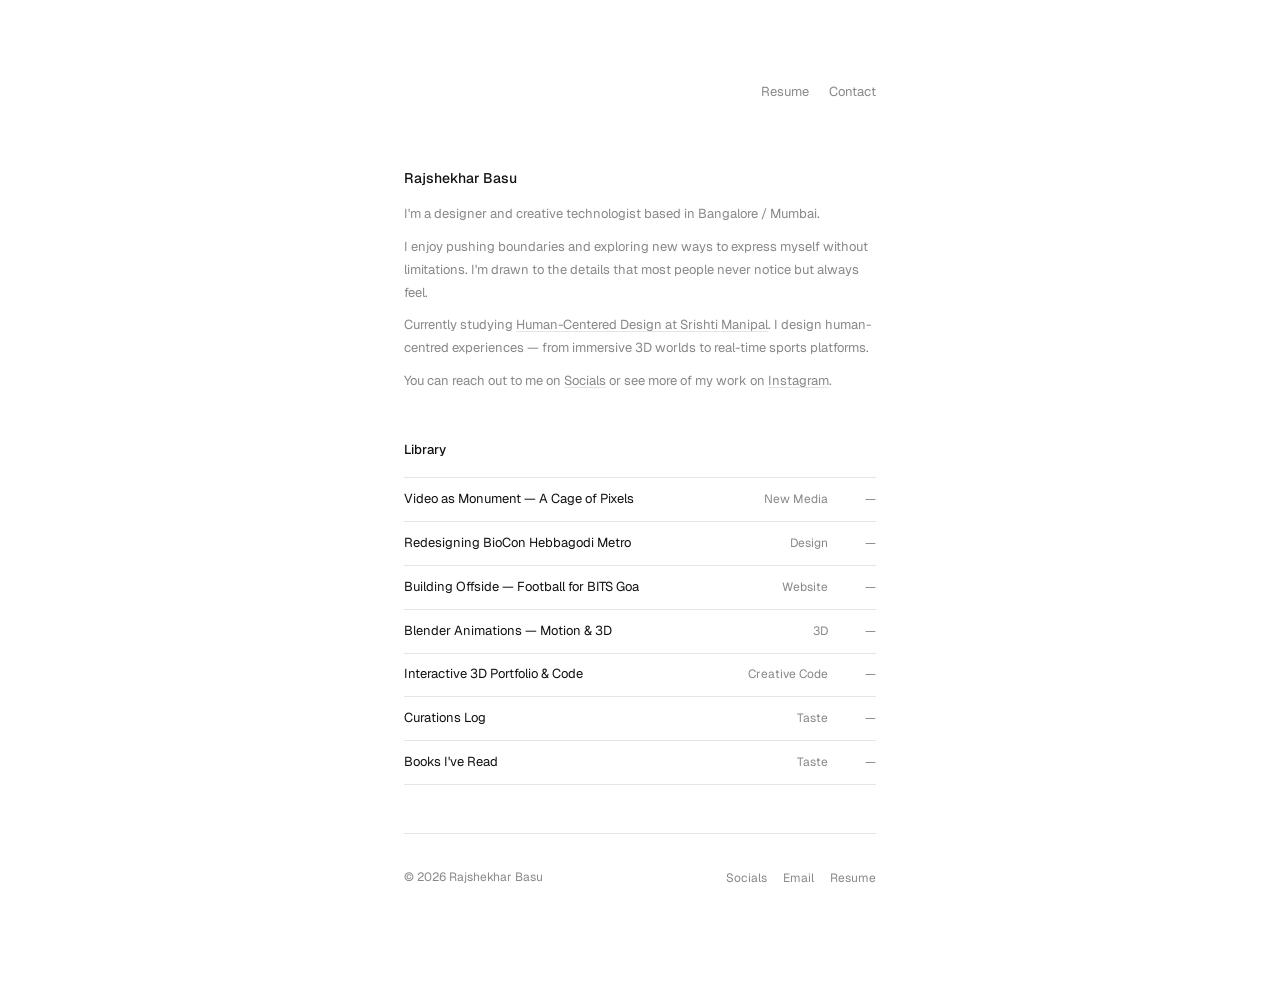
<file: index.html>
<!DOCTYPE html>
<html lang="en">
<head>
<meta charset="UTF-8">
<meta name="viewport" content="width=device-width, initial-scale=1.0">
<title>Rajshekhar Basu</title>
<link rel="preconnect" href="https://fonts.googleapis.com">
<link href="https://fonts.googleapis.com/css2?family=Geist:wght@300;400;500&display=swap" rel="stylesheet">
<link rel="stylesheet" href="base.css">
<style>
  /* Library list */
  .library-list { border-top: 1px solid var(--border); }
  .library-item {
    display: flex; align-items: center;
    justify-content: space-between;
    padding: 11px 0;
    border-bottom: 1px solid var(--border);
    cursor: pointer;
    transition: padding 0.15s, background 0.15s;
    text-decoration: none;
    color: inherit;
  }
  .library-item:hover { background: var(--hover-bg); padding: 11px 8px; margin: 0 -8px; }
  .library-left { display: flex; align-items: center; gap: 10px; }
  .library-title { font-size: 13px; color: var(--text); }
  .library-tag {
    font-size: 10px; color: var(--muted);
    background: #f3f4f6; padding: 1px 7px; border-radius: 3px; text-transform: capitalize;
  }
  .library-right { display: flex; align-items: center; gap: 16px; flex-shrink: 0; }
  .library-category { font-size: 12px; color: var(--muted); }
  .library-date { font-size: 12px; color: var(--muted); font-variant-numeric: tabular-nums; min-width: 32px; text-align: right; }

  /* Intro links */
  .intro p a {
    color: var(--muted);
    text-decoration: underline;
    text-decoration-color: var(--border);
    text-underline-offset: 2px;
    transition: color 0.15s;
  }
  .intro p a:hover { color: var(--text); }

  /* Section headers */
  .section-header {
    display: flex; align-items: baseline;
    justify-content: space-between;
    margin-bottom: 16px;
  }
  .section-title { font-size: 13px; font-weight: 500; color: var(--text); }

  .library-section { margin-bottom: 48px; }
  .intro { margin-bottom: 48px; }
  .intro h1 { font-size: 14px; font-weight: 500; margin-bottom: 14px; }
  .intro p { font-size: 13px; color: var(--muted); line-height: 1.75; margin-bottom: 10px; }

  @media (max-width: 600px) {
    .library-item:hover { background: none; padding: 11px 0; margin: 0; }
  }

  /* Tasteful Animation Classes */
  .cg-reveal {
    opacity: 0;
    transform: translateY(12px);
    will-change: transform, opacity;
    transition: transform 0.8s cubic-bezier(0.16, 1, 0.3, 1), 
                opacity 0.8s cubic-bezier(0.16, 1, 0.3, 1);
  }
  .cg-reveal.is-visible {
    opacity: 1;
    transform: translateY(0);
  }
</style>
</head>
<body>
<div class="container">

  <nav style="justify-content: flex-end;" class="cg-reveal" data-delay="0">
    <ul class="nav-links">
      <li><a href="resume.html">Resume</a></li>
      <li><a href="mailto:rajshekharbasu.5@gmail.com">Contact</a></li>
    </ul>
  </nav>

  <div class="intro">
    <h1 class="cg-reveal" data-delay="1">Rajshekhar Basu</h1>
    <p class="cg-reveal" data-delay="2">I'm a designer and creative technologist based in Bangalore / Mumbai.</p>
    <p class="cg-reveal" data-delay="3">I enjoy pushing boundaries and exploring new ways to express myself without limitations. I'm drawn to the details that most people never notice but always feel.</p>
    <p class="cg-reveal" data-delay="4">Currently studying <a href="https://srishtimanipalinstitute.in/academics-overview/programs-courses/4-year-ug-professional-program/human-centered-design/" target="_blank">Human-Centered Design at Srishti Manipal</a>. I design human-centred experiences — from immersive 3D worlds to real-time sports platforms.</p>
    <p class="cg-reveal" data-delay="5">You can reach out to me on <a href="https://linktr.ee/XandarZen" target="_blank">Socials</a> or see more of my work on <a href="https://www.instagram.com/xandarzen/" target="_blank">Instagram</a>.</p>
  </div>

  <div class="library-section" id="library">
    <div class="section-header cg-reveal">
      <span class="section-title">Library</span>
    </div>
    <div class="library-list">

      <a href="work/monument.html" class="library-item cg-reveal">
        <div class="library-left">
          <span class="library-title">Video as Monument — A Cage of Pixels</span>
        </div>
        <div class="library-right">
          <span class="library-category">New Media</span>
          <span class="library-date">—</span>
        </div>
      </a>

      <a href="work/biocon.html" class="library-item cg-reveal">
        <div class="library-left">
          <span class="library-title">Redesigning BioCon Hebbagodi Metro</span>
        </div>
        <div class="library-right">
          <span class="library-category">Design</span>
          <span class="library-date">—</span>
        </div>
      </a>

      <a href="work/offside.html" class="library-item cg-reveal">
        <div class="library-left">
          <span class="library-title">Building Offside — Football for BITS Goa</span>
        </div>
        <div class="library-right">
          <span class="library-category">Website</span>
          <span class="library-date">—</span>
        </div>
      </a>

      <a href="work/blender.html" class="library-item cg-reveal">
        <div class="library-left">
          <span class="library-title">Blender Animations — Motion & 3D</span>
        </div>
        <div class="library-right">
          <span class="library-category">3D</span>
          <span class="library-date">—</span>
        </div>
      </a>

      <a href="work/3d-portfolio.html" class="library-item cg-reveal">
        <div class="library-left">
          <span class="library-title">Interactive 3D Portfolio & Code</span>
        </div>
        <div class="library-right">
          <span class="library-category">Creative Code</span>
          <span class="library-date">—</span>
        </div>
      </a>

      <a href="library/curations.html" class="library-item cg-reveal">
        <div class="library-left">
          <span class="library-title">Curations Log</span>
        </div>
        <div class="library-right">
          <span class="library-category">Taste</span>
          <span class="library-date">—</span>
        </div>
      </a>

      <a href="library/books.html" class="library-item cg-reveal">
        <div class="library-left">
          <span class="library-title">Books I've Read</span>
        </div>
        <div class="library-right">
          <span class="library-category">Taste</span>
          <span class="library-date">—</span>
        </div>
      </a>

    </div>
  </div>

  <footer class="footer cg-reveal">
    <span class="footer-name">© 2026 Rajshekhar Basu</span>
    <ul class="footer-links">
      <li><a href="https://linktr.ee/XandarZen" target="_blank">Socials</a></li>
      <li><a href="mailto:rajshekharbasu.5@gmail.com">Email</a></li>
      <li><a href="resume.html">Resume</a></li>
    </ul>
  </footer>

</div>

<script>
  document.addEventListener("DOMContentLoaded", () => {
    const reveals = document.querySelectorAll(".cg-reveal");
    const observer = new IntersectionObserver((entries) => {
      entries.forEach((entry) => {
        if (entry.isIntersecting) {
          const delayMultiplier = entry.target.getAttribute('data-delay') || 0;
          setTimeout(() => {
            entry.target.classList.add("is-visible");
          }, delayMultiplier * 80);
          observer.unobserve(entry.target);
        }
      });
    }, { threshold: 0.1, rootMargin: "0px 0px -20px 0px" });
    reveals.forEach((element) => observer.observe(element));
  });
</script>
</body>
</html>
</file>
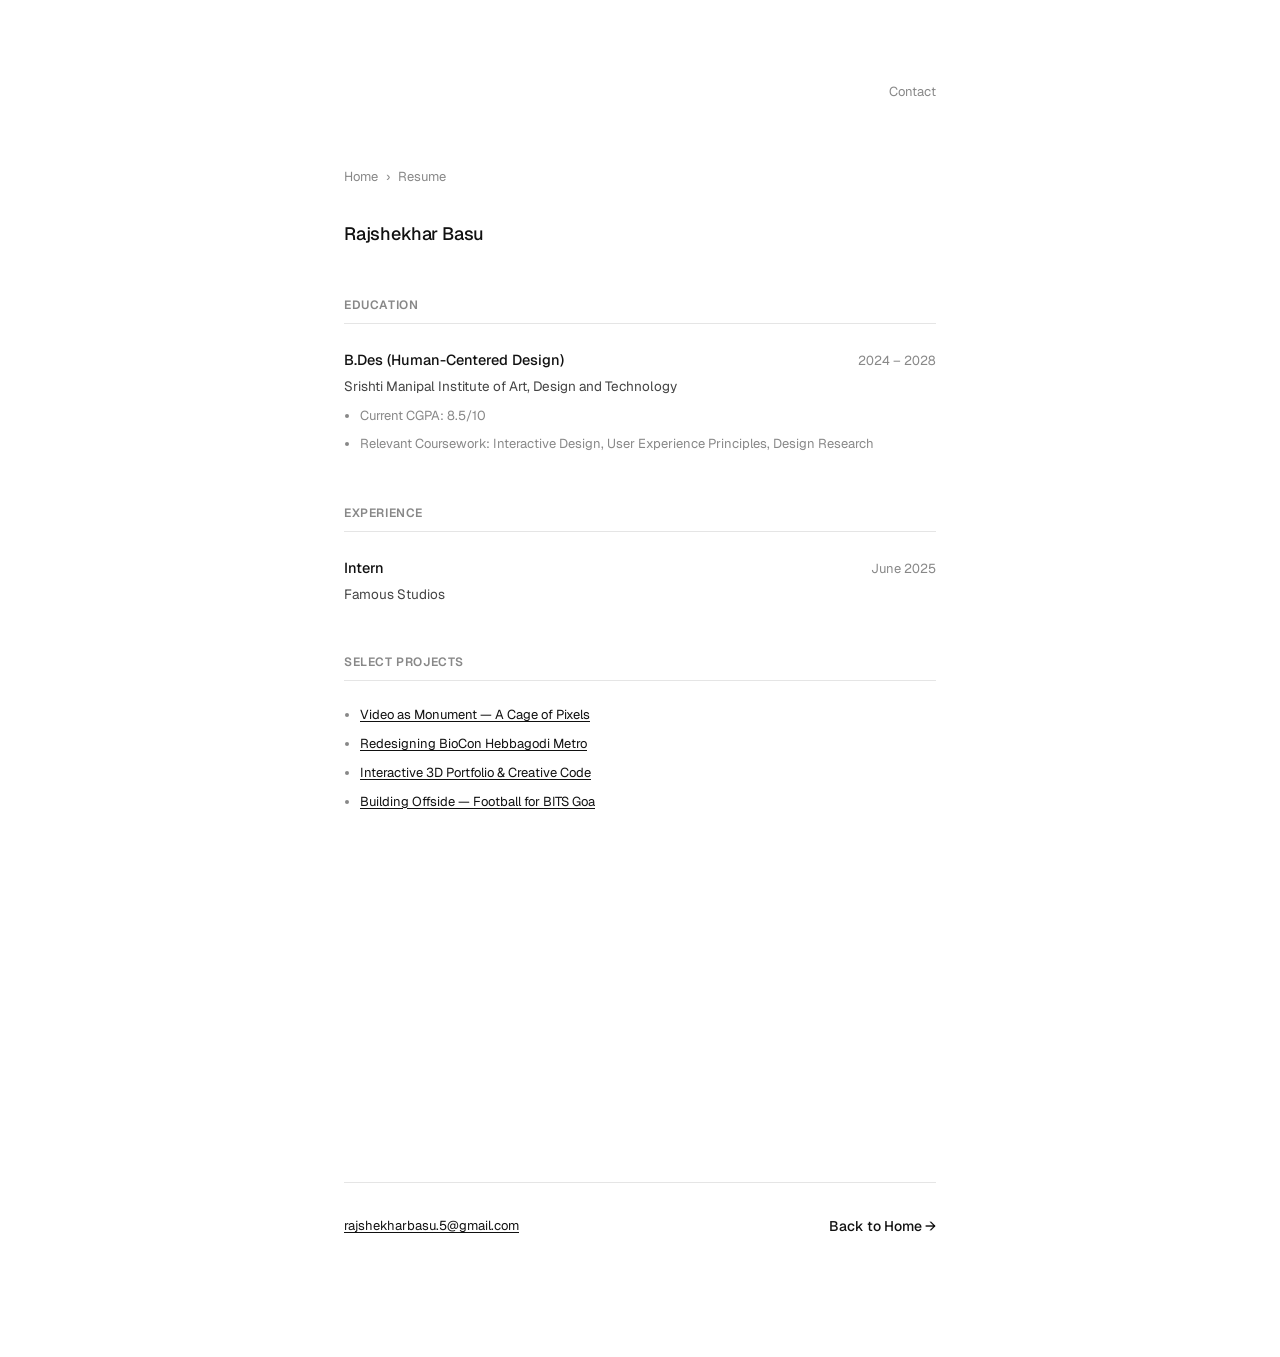
<file: resume.html>
<!DOCTYPE html>
<html lang="en">
<head>
<meta charset="UTF-8">
<meta name="viewport" content="width=device-width, initial-scale=1.0">
<title>Resume — Rajshekhar Basu</title>
<link rel="preconnect" href="https://fonts.googleapis.com">
<link href="https://fonts.googleapis.com/css2?family=Geist:wght@300;400;500;600&display=swap" rel="stylesheet">
<link rel="stylesheet" href="base.css">
<style>
  /* Base Layout */
  .container { max-width: 640px; margin: 0 auto; padding: 80px 24px 120px; }
  
  .breadcrumb { font-size: 13px; color: var(--muted); margin-bottom: 32px; display: flex; gap: 8px; align-items: center; }
  .breadcrumb a { transition: color 0.15s; }
  .breadcrumb a:hover { color: var(--text); }
  
  .article-title { font-size: 18px; font-weight: 500; color: var(--text); margin-bottom: 48px; letter-spacing: -0.01em; }

  /* Resume specific typography */
  .resume-section { margin-bottom: 48px; }
  .resume-section h2 { font-size: 12px; font-weight: 600; text-transform: uppercase; letter-spacing: 0.05em; color: var(--muted); border-bottom: 1px solid var(--border); padding-bottom: 8px; margin-bottom: 24px; }
  
  .resume-item { margin-bottom: 24px; }
  .resume-item:last-child { margin-bottom: 0; }
  
  .resume-item-header { display: flex; justify-content: space-between; align-items: baseline; margin-bottom: 4px; flex-wrap: wrap; gap: 8px; }
  .resume-role { font-size: 14.5px; font-weight: 500; color: var(--text); }
  .resume-date { font-size: 13px; color: var(--muted); font-variant-numeric: tabular-nums; }
  .resume-org { font-size: 13.5px; color: #444; margin-bottom: 8px; }
  
  .resume-details { font-size: 13px; line-height: 1.6; color: var(--muted); }
  .resume-details ul { padding-left: 16px; margin-top: 8px; }
  .resume-details li { margin-bottom: 8px; }
  .resume-details a { color: var(--text); text-decoration: underline; text-underline-offset: 2px; transition: opacity 0.15s; }
  .resume-details a:hover { opacity: 0.7; }
  
  .pill-list { display: flex; flex-wrap: wrap; gap: 8px; margin-top: 12px; }
  .pill { background: #f3f4f6; padding: 4px 10px; border-radius: 4px; font-size: 12.5px; color: #444; }

  /* Footer Links */
  .next-project { margin-top: 80px; padding-top: 32px; border-top: 1px solid var(--border); display: flex; justify-content: space-between; align-items: center; }
  .contact-text { font-size: 13px; color: var(--muted); }
  .contact-text a { color: var(--text); text-decoration: underline; text-underline-offset: 2px; }

  /* Tasteful Animation Classes */
  .cg-reveal {
    opacity: 0;
    transform: translateY(12px);
    will-change: transform, opacity;
    transition: transform 0.8s cubic-bezier(0.16, 1, 0.3, 1), 
                opacity 0.8s cubic-bezier(0.16, 1, 0.3, 1);
  }
  .cg-reveal.is-visible {
    opacity: 1;
    transform: translateY(0);
  }
</style>
</head>
<body>
<div class="container">

  <nav style="justify-content: flex-end;" class="cg-reveal" data-delay="0">
    <ul class="nav-links">
      <li><a href="mailto:rajshekharbasu.5@gmail.com">Contact</a></li>
    </ul>
  </nav>

  <div class="breadcrumb cg-reveal" data-delay="1">
    <a href="index.html">Home</a>
    <span class="breadcrumb-sep">›</span>
    <span>Resume</span>
  </div>

  <h1 class="article-title cg-reveal" data-delay="2">Rajshekhar Basu</h1>

  <div class="resume-section cg-reveal" data-delay="3">
    <h2>Education</h2>
    <div class="resume-item">
      <div class="resume-item-header">
        <span class="resume-role">B.Des (Human-Centered Design)</span>
        <span class="resume-date">2024 – 2028</span>
      </div>
      <div class="resume-org">Srishti Manipal Institute of Art, Design and Technology</div>
      <div class="resume-details">
        <ul>
          <li>Current CGPA: 8.5/10</li>
          <li>Relevant Coursework: Interactive Design, User Experience Principles, Design Research</li>
        </ul>
      </div>
    </div>
  </div>

  <div class="resume-section cg-reveal" data-delay="4">
    <h2>Experience</h2>
    <div class="resume-item">
      <div class="resume-item-header">
        <span class="resume-role">Intern</span>
        <span class="resume-date">June 2025</span>
      </div>
      <div class="resume-org">Famous Studios</div>
    </div>
  </div>

  <div class="resume-section cg-reveal" data-delay="5">
    <h2>Select Projects</h2>
    <div class="resume-details">
      <ul>
        <li><a href="work/monument.html">Video as Monument — A Cage of Pixels</a></li>
        <li><a href="work/biocon.html">Redesigning BioCon Hebbagodi Metro</a></li>
        <li><a href="work/3d-portfolio.html">Interactive 3D Portfolio & Creative Code</a></li>
        <li><a href="work/offside.html">Building Offside — Football for BITS Goa</a></li>
      </ul>
    </div>
  </div>

  <div class="resume-section cg-reveal" data-delay="6">
    <h2>Skills & Tools</h2>
    <div class="resume-details">
      Proficient in:
      <div class="pill-list">
        <span class="pill">Framer</span>
        <span class="pill">Blender</span>
        <span class="pill">DaVinci Resolve</span>
        <span class="pill">TouchDesigner</span>
        <span class="pill">AI Tools</span>
      </div>
    </div>
  </div>

  <div class="resume-section cg-reveal" data-delay="7">
    <h2>Interests</h2>
    <div class="pill-list">
      <span class="pill">Sports</span>
      <span class="pill">Tech</span>
      <span class="pill">Cultural Zeitgeist</span>
    </div>
  </div>

  <div class="next-project cg-reveal">
    <div class="contact-text">
      <a href="mailto:rajshekharbasu.5@gmail.com">rajshekharbasu.5@gmail.com</a>
    </div>
    <div>
      <a href="index.html" style="font-weight: 500; color: var(--text);">Back to Home →</a>
    </div>
  </div>

</div>

<script>
  document.addEventListener("DOMContentLoaded", () => {
    const reveals = document.querySelectorAll(".cg-reveal");
    
    const observer = new IntersectionObserver((entries) => {
      entries.forEach((entry) => {
        if (entry.isIntersecting) {
          const delayMultiplier = entry.target.getAttribute('data-delay') || 0;
          
          setTimeout(() => {
            entry.target.classList.add("is-visible");
          }, delayMultiplier * 80); 

          observer.unobserve(entry.target);
        }
      });
    }, {
      threshold: 0.1,
      rootMargin: "0px 0px -20px 0px" 
    });

    reveals.forEach((element) => {
      observer.observe(element);
    });
  });
</script>
</body>
</html>
</file>
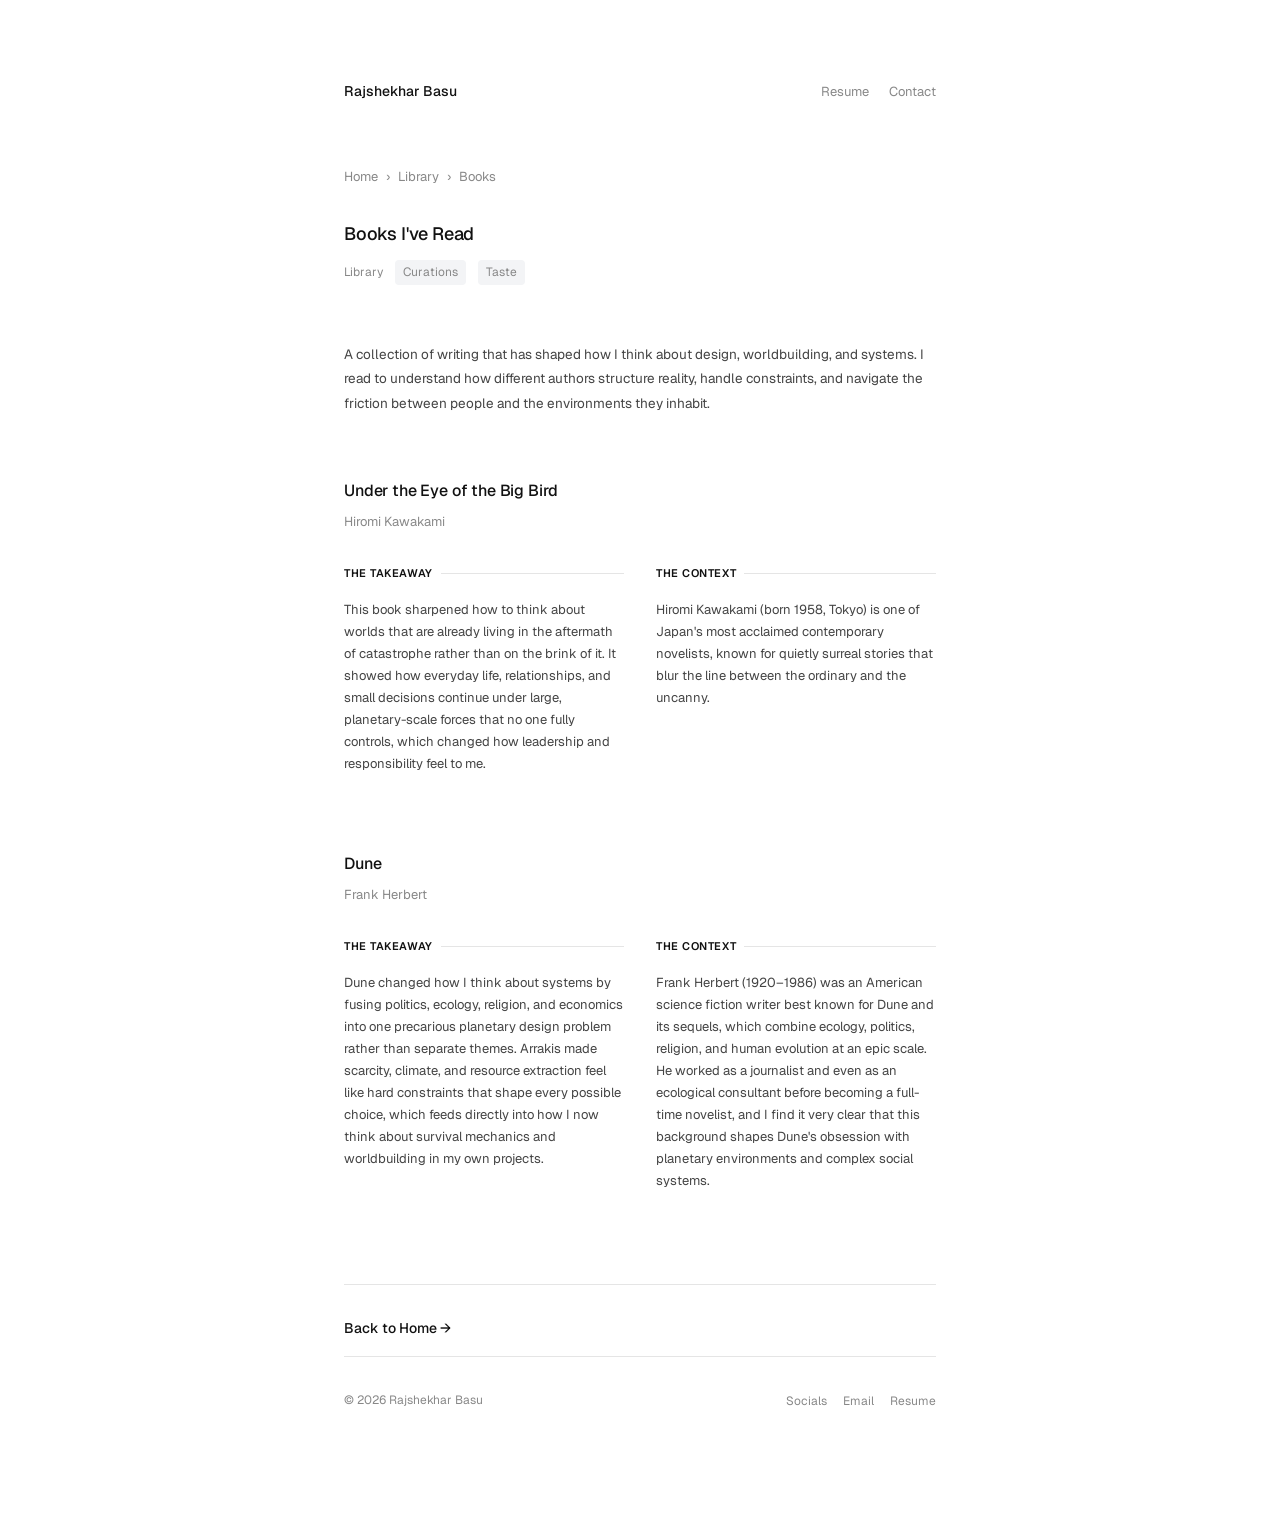
<file: library/books.html>
<!DOCTYPE html>
<html lang="en">
<head>
<meta charset="UTF-8">
<meta name="viewport" content="width=device-width, initial-scale=1.0">
<title>Books I've Read — Rajshekhar Basu</title>
<link rel="preconnect" href="https://fonts.googleapis.com">
<link href="https://fonts.googleapis.com/css2?family=Geist:wght@300;400;500;600&display=swap" rel="stylesheet">
<link rel="stylesheet" href="../base.css">
<style>
  /* Base Layout */
  .container { max-width: 640px; margin: 0 auto; padding: 80px 24px 120px; }
  
  .breadcrumb { font-size: 13px; color: var(--muted); margin-bottom: 32px; display: flex; gap: 8px; align-items: center; }
  .breadcrumb a { transition: color 0.15s; }
  .breadcrumb a:hover { color: var(--text); }
  
  .article-title { font-size: 18px; font-weight: 500; color: var(--text); margin-bottom: 12px; letter-spacing: -0.01em; }
  
  .article-meta { font-size: 12px; color: var(--muted); display: flex; gap: 12px; margin-bottom: 56px; align-items: center; }
  .article-tag { background: #f3f4f6; padding: 3px 8px; border-radius: 4px; }

  /* Typography */
  .prose p { font-size: 13.5px; line-height: 1.8; color: #444; margin-bottom: 24px; }
  .prose h2 { font-size: 16px; font-weight: 500; color: var(--text); margin: 64px 0 8px 0; letter-spacing: -0.01em; }
  .prose h3 { font-size: 13.5px; font-weight: 600; color: var(--text); margin: 32px 0 12px 0; }
  .prose strong { color: var(--text); font-weight: 500; }
  
  .book-author { font-size: 13px; color: var(--muted); margin-bottom: 24px; }

  /* 2-Column Grid for Books */
  .intervention-grid { display: grid; grid-template-columns: 1fr; gap: 32px; margin: 32px 0 40px 0; }
  @media (min-width: 600px) { .intervention-grid { grid-template-columns: repeat(2, 1fr); gap: 32px; } }
  .int-col-title { font-size: 11px; text-transform: uppercase; letter-spacing: 0.05em; color: var(--text); font-weight: 600; margin-bottom: 16px; display: flex; align-items: center; gap: 8px; }
  .int-col-title::after { content: ''; flex: 1; height: 1px; background: var(--border); }
  .int-col p { font-size: 13px; line-height: 1.7; margin-bottom: 12px; color: #444; }

  /* Footer Links */
  .next-project { margin-top: 80px; padding-top: 32px; border-top: 1px solid var(--border); display: flex; justify-content: space-between; align-items: center; }
  .contact-text { font-size: 13px; color: var(--muted); }
  .contact-text a { color: var(--text); text-decoration: underline; text-underline-offset: 2px; }

  /* Tasteful Animation Classes */
  .cg-reveal {
    opacity: 0;
    transform: translateY(12px);
    will-change: transform, opacity;
    transition: transform 0.8s cubic-bezier(0.16, 1, 0.3, 1), 
                opacity 0.8s cubic-bezier(0.16, 1, 0.3, 1);
  }
  .cg-reveal.is-visible {
    opacity: 1;
    transform: translateY(0);
  }
</style>
</head>
<body>
<div class="container">

  <nav style="justify-content: space-between;" class="cg-reveal" data-delay="0">
    <a href="../index.html" class="nav-name" style="font-weight:500; color:var(--text);">Rajshekhar Basu</a>
    <ul class="nav-links">
      <li><a href="../resume.html">Resume</a></li>
      <li><a href="mailto:rajshekharbasu.5@gmail.com">Contact</a></li>
    </ul>
  </nav>

  <div class="breadcrumb cg-reveal" data-delay="1">
    <a href="../index.html">Home</a>
    <span class="breadcrumb-sep">›</span>
    <span>Library</span>
    <span class="breadcrumb-sep">›</span>
    <span>Books</span>
  </div>

  <h1 class="article-title cg-reveal" data-delay="2">Books I've Read</h1>
  <div class="article-meta cg-reveal" data-delay="3">
    <span>Library</span>
    <span class="article-tag">Curations</span>
    <span class="article-tag">Taste</span>
  </div>

  <div class="prose">
    <p class="cg-reveal" data-delay="4">
      A collection of writing that has shaped how I think about design, worldbuilding, and systems. I read to understand how different authors structure reality, handle constraints, and navigate the friction between people and the environments they inhabit.
    </p>

    <h2 class="cg-reveal">Under the Eye of the Big Bird</h2>
    <div class="book-author cg-reveal">Hiromi Kawakami</div>
    
    <div class="intervention-grid cg-reveal">
      <div class="int-col">
        <div class="int-col-title">The Takeaway</div>
        <p>
          This book sharpened how to think about worlds that are already living in the aftermath of catastrophe rather than on the brink of it. It showed how everyday life, relationships, and small decisions continue under large, planetary-scale forces that no one fully controls, which changed how leadership and responsibility feel to me.
        </p>
      </div>
      <div class="int-col">
        <div class="int-col-title">The Context</div>
        <p>
          Hiromi Kawakami (born 1958, Tokyo) is one of Japan's most acclaimed contemporary novelists, known for quietly surreal stories that blur the line between the ordinary and the uncanny.
        </p>
      </div>
    </div>

    <h2 class="cg-reveal">Dune</h2>
    <div class="book-author cg-reveal">Frank Herbert</div>

    <div class="intervention-grid cg-reveal">
      <div class="int-col">
        <div class="int-col-title">The Takeaway</div>
        <p>
          Dune changed how I think about systems by fusing politics, ecology, religion, and economics into one precarious planetary design problem rather than separate themes. Arrakis made scarcity, climate, and resource extraction feel like hard constraints that shape every possible choice, which feeds directly into how I now think about survival mechanics and worldbuilding in my own projects.
        </p>
      </div>
      <div class="int-col">
        <div class="int-col-title">The Context</div>
        <p>
          Frank Herbert (1920–1986) was an American science fiction writer best known for Dune and its sequels, which combine ecology, politics, religion, and human evolution at an epic scale. He worked as a journalist and even as an ecological consultant before becoming a full-time novelist, and I find it very clear that this background shapes Dune's obsession with planetary environments and complex social systems.
        </p>
      </div>
    </div>

    <div class="next-project cg-reveal">
      
      <div>
        <a href="../index.html" style="font-weight: 500; color: var(--text);">Back to Home →</a>
      </div>
    </div>

  </div>

  <footer class="footer cg-reveal">
    <span class="footer-name">© 2026 Rajshekhar Basu</span>
    <ul class="footer-links">
      <li><a href="https://linktr.ee/XandarZen" target="_blank">Socials</a></li>
      <li><a href="mailto:rajshekharbasu.5@gmail.com">Email</a></li>
      <li><a href="../resume.html">Resume</a></li>
    </ul>
  </footer>

</div>

<script>
  document.addEventListener("DOMContentLoaded", () => {
    const reveals = document.querySelectorAll(".cg-reveal");
    
    const observer = new IntersectionObserver((entries) => {
      entries.forEach((entry) => {
        if (entry.isIntersecting) {
          const delayMultiplier = entry.target.getAttribute('data-delay') || 0;
          
          setTimeout(() => {
            entry.target.classList.add("is-visible");
          }, delayMultiplier * 80); 

          observer.unobserve(entry.target);
        }
      });
    }, {
      threshold: 0.1,
      rootMargin: "0px 0px -20px 0px" 
    });

    reveals.forEach((element) => {
      observer.observe(element);
    });
  });
</script>
</body>
</html>
</file>
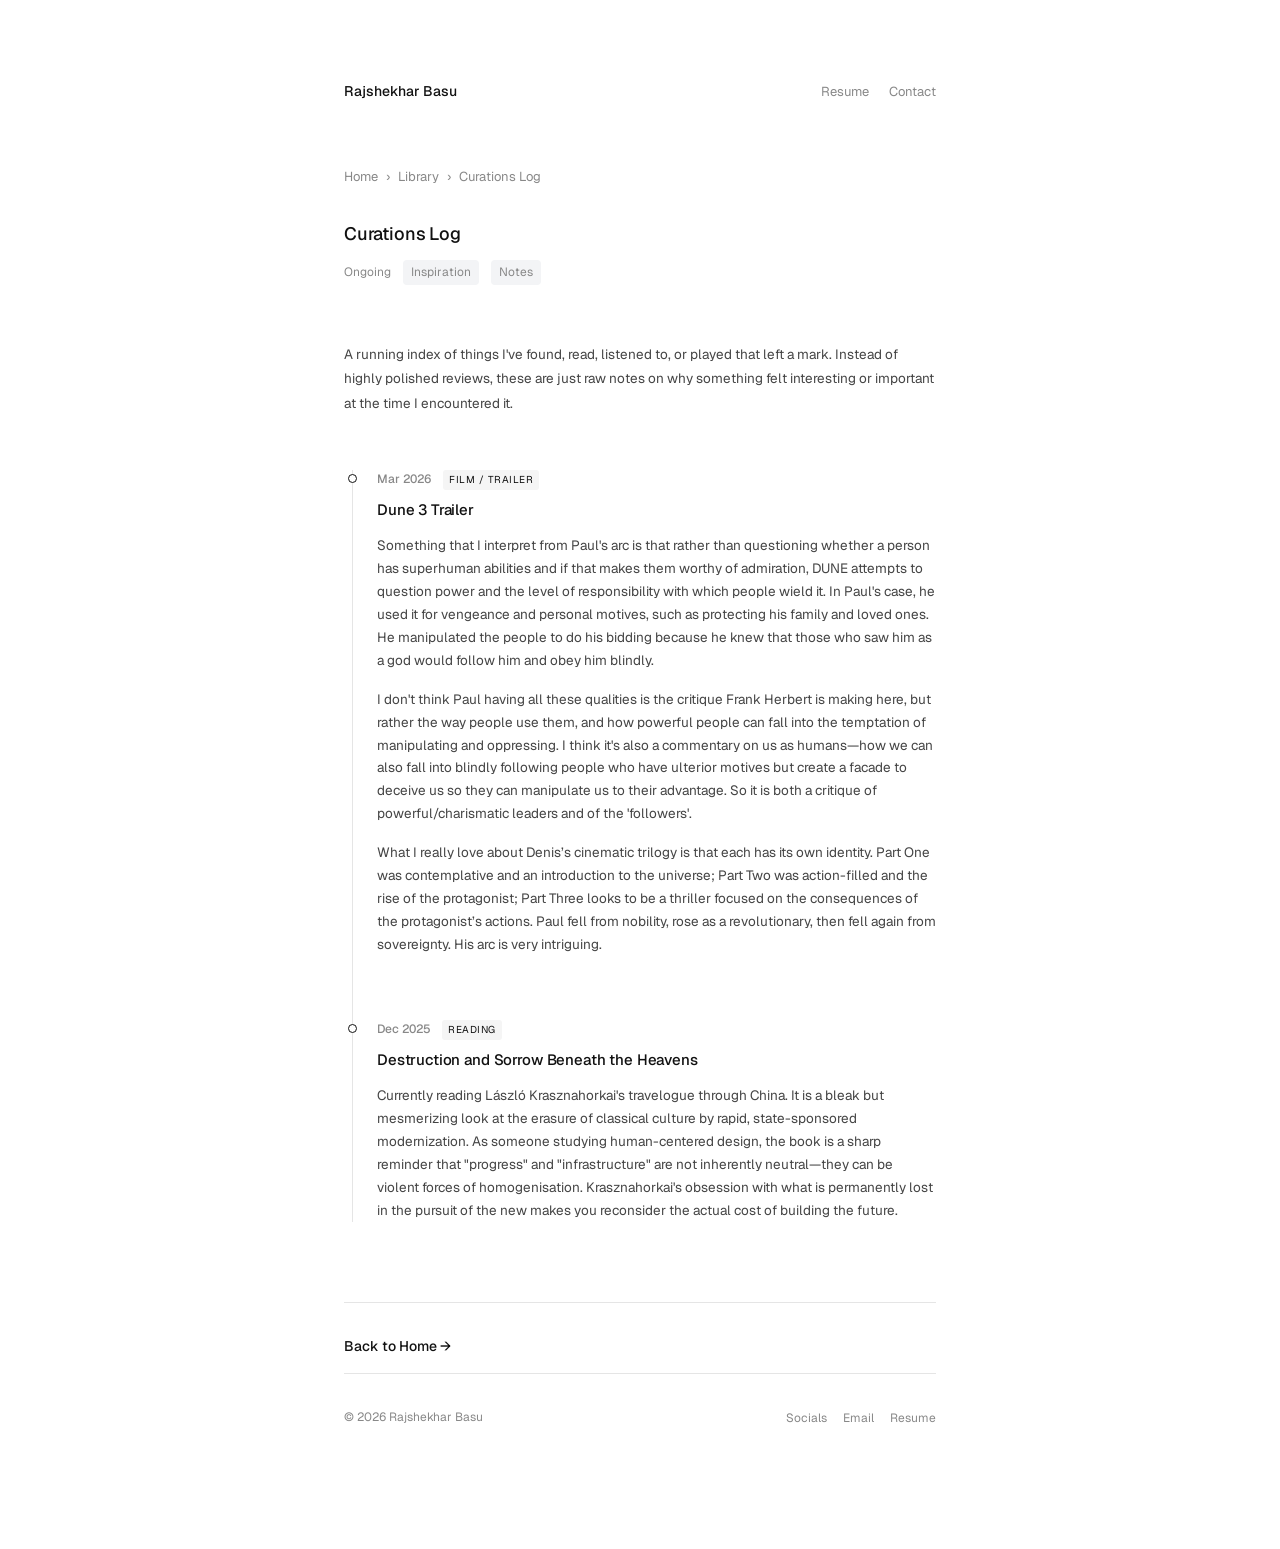
<file: library/curations.html>
<!DOCTYPE html>
<html lang="en">
<head>
<meta charset="UTF-8">
<meta name="viewport" content="width=device-width, initial-scale=1.0">
<title>Curations Log — Rajshekhar Basu</title>
<link rel="preconnect" href="https://fonts.googleapis.com">
<link href="https://fonts.googleapis.com/css2?family=Geist:wght@300;400;500;600&display=swap" rel="stylesheet">
<link rel="stylesheet" href="../base.css">
<style>
  /* Base Layout */
  .container { max-width: 640px; margin: 0 auto; padding: 80px 24px 120px; }
  
  .breadcrumb { font-size: 13px; color: var(--muted); margin-bottom: 32px; display: flex; gap: 8px; align-items: center; }
  .breadcrumb a { transition: color 0.15s; }
  .breadcrumb a:hover { color: var(--text); }
  
  .article-title { font-size: 18px; font-weight: 500; color: var(--text); margin-bottom: 12px; letter-spacing: -0.01em; }
  
  .article-meta { font-size: 12px; color: var(--muted); display: flex; gap: 12px; margin-bottom: 56px; align-items: center; }
  .article-tag { background: #f3f4f6; padding: 3px 8px; border-radius: 4px; }

  /* Typography */
  .prose p { font-size: 13.5px; line-height: 1.8; color: #444; margin-bottom: 24px; }
  
  /* Log / Timeline Layout */
  .log-container { margin-top: 56px; border-left: 1px solid var(--border); padding-left: 24px; margin-left: 8px; }
  
  .log-entry { position: relative; margin-bottom: 64px; }
  .log-entry:last-child { margin-bottom: 0; }
  
  /* Timeline node */
  .log-entry::before {
    content: '';
    position: absolute;
    left: -29px;
    top: 4px;
    width: 9px;
    height: 9px;
    background: var(--bg);
    border: 1.5px solid var(--text);
    border-radius: 50%;
  }

  .log-header { display: flex; align-items: baseline; gap: 12px; margin-bottom: 8px; flex-wrap: wrap; }
  .log-date { font-size: 12px; color: var(--muted); font-variant-numeric: tabular-nums; font-weight: 500; }
  .log-category { font-size: 10px; color: var(--text); text-transform: uppercase; letter-spacing: 0.05em; background: #f5f5f5; padding: 2px 6px; border-radius: 3px; }
  
  .log-title { font-size: 15px; font-weight: 500; color: var(--text); margin-bottom: 12px; letter-spacing: -0.01em; }
  .log-content p { font-size: 13.5px; line-height: 1.7; color: #444; margin-bottom: 16px; }
  .log-content p:last-child { margin-bottom: 0; }

  /* Footer Links */
  .next-project { margin-top: 80px; padding-top: 32px; border-top: 1px solid var(--border); display: flex; justify-content: space-between; align-items: center; }
  .contact-text { font-size: 13px; color: var(--muted); }
  .contact-text a { color: var(--text); text-decoration: underline; text-underline-offset: 2px; }

  /* Tasteful Animation Classes */
  .cg-reveal {
    opacity: 0;
    transform: translateY(12px);
    will-change: transform, opacity;
    transition: transform 0.8s cubic-bezier(0.16, 1, 0.3, 1), 
                opacity 0.8s cubic-bezier(0.16, 1, 0.3, 1);
  }
  .cg-reveal.is-visible {
    opacity: 1;
    transform: translateY(0);
  }
</style>
</head>
<body>
<div class="container">

  <nav style="justify-content: space-between;" class="cg-reveal" data-delay="0">
    <a href="../index.html" class="nav-name" style="font-weight:500; color:var(--text);">Rajshekhar Basu</a>
    <ul class="nav-links">
      <li><a href="../resume.html">Resume</a></li>
      <li><a href="mailto:rajshekharbasu.5@gmail.com">Contact</a></li>
    </ul>
  </nav>

  <div class="breadcrumb cg-reveal" data-delay="1">
    <a href="../index.html">Home</a>
    <span class="breadcrumb-sep">›</span>
    <span>Library</span>
    <span class="breadcrumb-sep">›</span>
    <span>Curations Log</span>
  </div>

  <h1 class="article-title cg-reveal" data-delay="2">Curations Log</h1>
  <div class="article-meta cg-reveal" data-delay="3">
    <span>Ongoing</span>
    <span class="article-tag">Inspiration</span>
    <span class="article-tag">Notes</span>
  </div>

  <div class="prose cg-reveal" data-delay="4">
    <p>
      A running index of things I've found, read, listened to, or played that left a mark. Instead of highly polished reviews, these are just raw notes on why something felt interesting or important at the time I encountered it.
    </p>
  </div>

  <div class="log-container">

    <div class="log-entry cg-reveal">
      <div class="log-header">
        <span class="log-date">Mar 2026</span>
        <span class="log-category">Film / Trailer</span>
      </div>
      <div class="log-title">Dune 3 Trailer</div>
      <div class="log-content">
        <p>
          Something that I interpret from Paul's arc is that rather than questioning whether a person has superhuman abilities and if that makes them worthy of admiration, DUNE attempts to question power and the level of responsibility with which people wield it. In Paul's case, he used it for vengeance and personal motives, such as protecting his family and loved ones. He manipulated the people to do his bidding because he knew that those who saw him as a god would follow him and obey him blindly. 
        </p>
        <p>
          I don't think Paul having all these qualities is the critique Frank Herbert is making here, but rather the way people use them, and how powerful people can fall into the temptation of manipulating and oppressing. I think it's also a commentary on us as humans—how we can also fall into blindly following people who have ulterior motives but create a facade to deceive us so they can manipulate us to their advantage. So it is both a critique of powerful/charismatic leaders and of the 'followers'.
        </p>
        <p>
          What I really love about Denis’s cinematic trilogy is that each has its own identity. Part One was contemplative and an introduction to the universe; Part Two was action-filled and the rise of the protagonist; Part Three looks to be a thriller focused on the consequences of the protagonist’s actions. Paul fell from nobility, rose as a revolutionary, then fell again from sovereignty. His arc is very intriguing.
        </p>
      </div>
    </div>

    <div class="log-entry cg-reveal">
      <div class="log-header">
        <span class="log-date">Dec 2025</span>
        <span class="log-category">Reading</span>
      </div>
      <div class="log-title">Destruction and Sorrow Beneath the Heavens</div>
      <div class="log-content">
        <p>
          Currently reading László Krasznahorkai's travelogue through China. It is a bleak but mesmerizing look at the erasure of classical culture by rapid, state-sponsored modernization. As someone studying human-centered design, the book is a sharp reminder that "progress" and "infrastructure" are not inherently neutral—they can be violent forces of homogenisation. Krasznahorkai's obsession with what is permanently lost in the pursuit of the new makes you reconsider the actual cost of building the future.
        </p>
      </div>
    </div>

  </div>

  <div class="next-project cg-reveal">
    
    <div>
      <a href="../index.html" style="font-weight: 500; color: var(--text);">Back to Home →</a>
    </div>
  </div>

  <footer class="footer cg-reveal">
    <span class="footer-name">© 2026 Rajshekhar Basu</span>
    <ul class="footer-links">
      <li><a href="https://linktr.ee/XandarZen" target="_blank">Socials</a></li>
      <li><a href="mailto:rajshekharbasu.5@gmail.com">Email</a></li>
      <li><a href="../resume.html">Resume</a></li>
    </ul>
  </footer>

</div>

<script>
  document.addEventListener("DOMContentLoaded", () => {
    const reveals = document.querySelectorAll(".cg-reveal");
    
    const observer = new IntersectionObserver((entries) => {
      entries.forEach((entry) => {
        if (entry.isIntersecting) {
          const delayMultiplier = entry.target.getAttribute('data-delay') || 0;
          
          setTimeout(() => {
            entry.target.classList.add("is-visible");
          }, delayMultiplier * 80); 

          observer.unobserve(entry.target);
        }
      });
    }, {
      threshold: 0.1,
      rootMargin: "0px 0px -20px 0px" 
    });

    reveals.forEach((element) => {
      observer.observe(element);
    });
  });
</script>
</body>
</html>
</file>
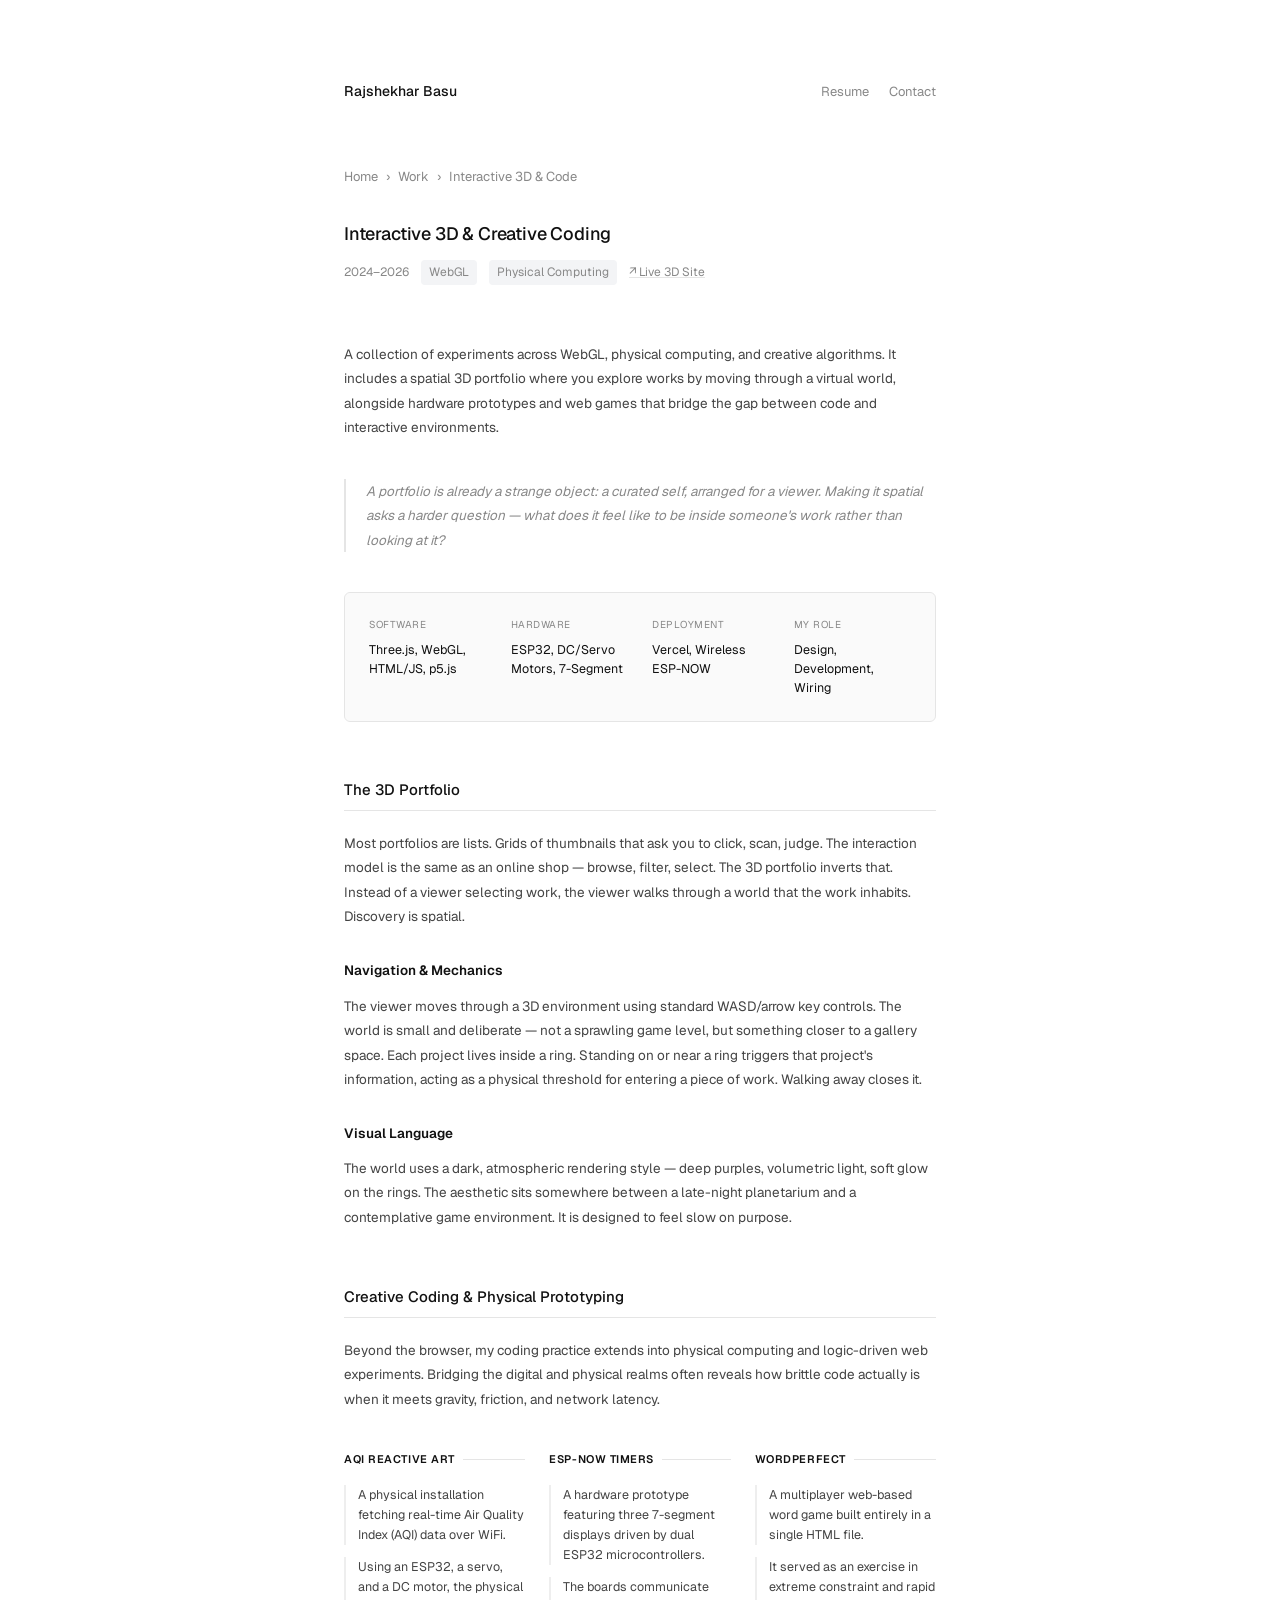
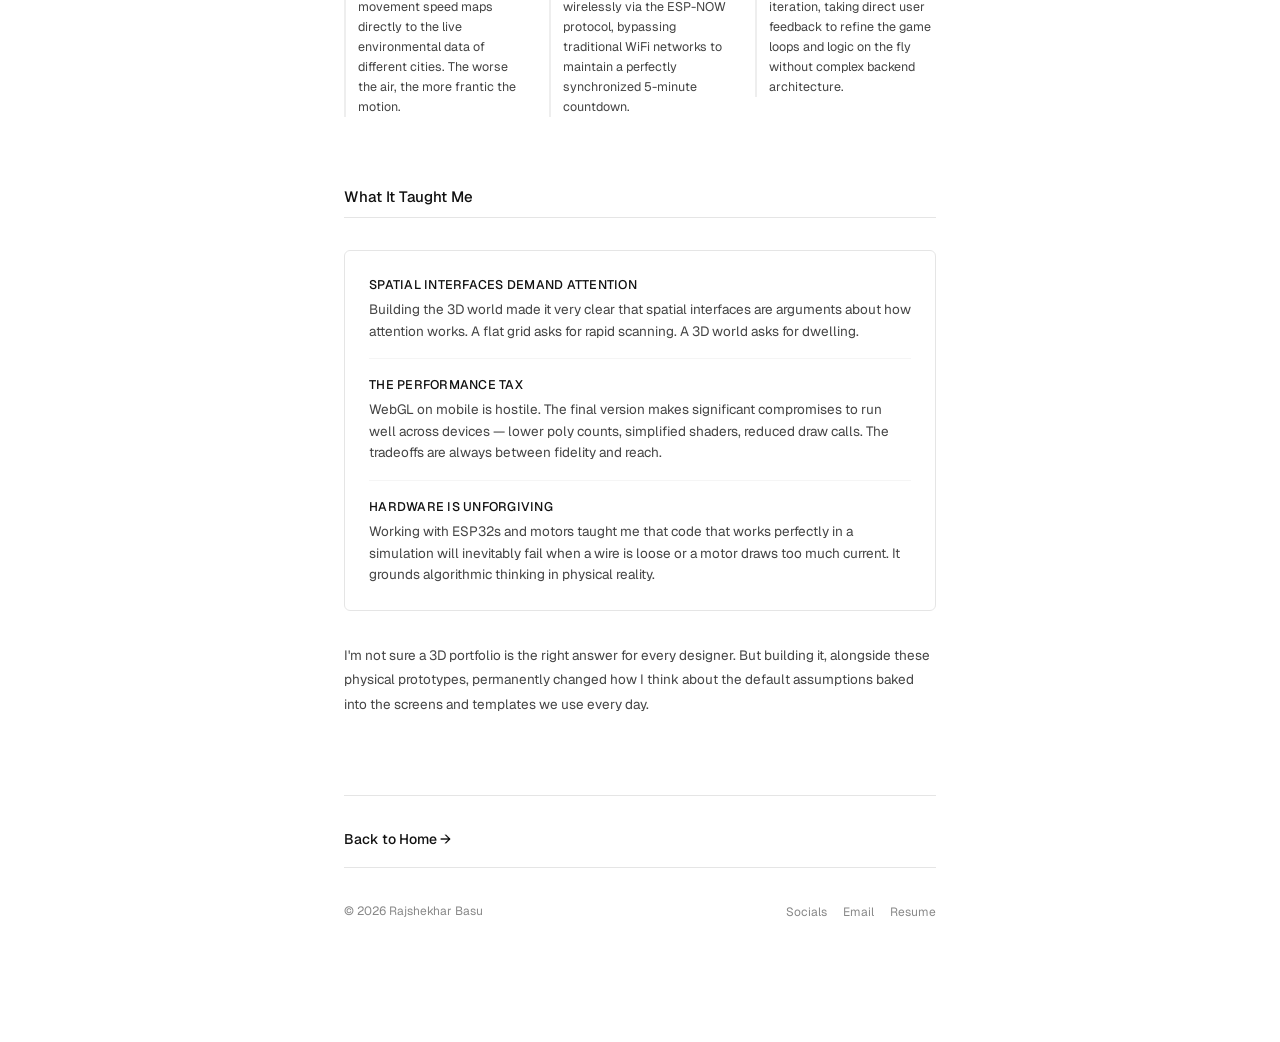
<file: work/3d-portfolio.html>
<!DOCTYPE html>
<html lang="en">
<head>
<meta charset="UTF-8">
<meta name="viewport" content="width=device-width, initial-scale=1.0">
<title>Interactive 3D Portfolio & Code — Rajshekhar Basu</title>
<link rel="preconnect" href="https://fonts.googleapis.com">
<link href="https://fonts.googleapis.com/css2?family=Geist:wght@300;400;500;600&display=swap" rel="stylesheet">
<link rel="stylesheet" href="../base.css">
<style>
  /* Base Layout */
  .container { max-width: 640px; margin: 0 auto; padding: 80px 24px 120px; }
  
  .breadcrumb { font-size: 13px; color: var(--muted); margin-bottom: 32px; display: flex; gap: 8px; align-items: center; }
  .breadcrumb a { transition: color 0.15s; }
  .breadcrumb a:hover { color: var(--text); }
  
  .article-title { font-size: 18px; font-weight: 500; color: var(--text); margin-bottom: 12px; letter-spacing: -0.01em; }
  
  .article-meta { font-size: 12px; color: var(--muted); display: flex; gap: 12px; margin-bottom: 56px; align-items: center; }
  .article-tag { background: #f3f4f6; padding: 3px 8px; border-radius: 4px; }

  /* Typography */
  .prose p { font-size: 13.5px; line-height: 1.8; color: #444; margin-bottom: 24px; }
  .prose h2 { font-size: 15px; font-weight: 500; color: var(--text); margin: 56px 0 20px 0; border-bottom: 1px solid var(--border); padding-bottom: 8px; }
  .prose h3 { font-size: 13.5px; font-weight: 600; color: var(--text); margin: 32px 0 12px 0; }
  .prose strong { color: var(--text); font-weight: 500; }

  /* Blockquotes */
  .info-quote { border-left: 2px solid var(--border); padding-left: 20px; margin: 40px 0; font-size: 13.5px; line-height: 1.8; color: var(--muted); font-style: italic; }

  /* Details Grid (For Stats) */
  .detail-grid { display: grid; grid-template-columns: repeat(2, 1fr); gap: 24px; margin: 40px 0; padding: 24px; background: #fafafa; border-radius: 6px; border: 1px solid var(--border); }
  @media (min-width: 600px) { .detail-grid { grid-template-columns: repeat(4, 1fr); } }
  .detail-label { font-size: 10px; color: var(--muted); text-transform: uppercase; letter-spacing: 0.05em; margin-bottom: 8px; }
  .detail-value { font-size: 12.5px; color: var(--text); line-height: 1.5; }

  /* 3-Column Grid for Interventions */
  .intervention-grid { display: grid; grid-template-columns: 1fr; gap: 32px; margin: 40px 0; }
  @media (min-width: 600px) { .intervention-grid { grid-template-columns: repeat(3, 1fr); gap: 24px; } }
  .int-col-title { font-size: 11px; text-transform: uppercase; letter-spacing: 0.05em; color: var(--text); font-weight: 600; margin-bottom: 16px; display: flex; align-items: center; gap: 8px; }
  .int-col-title::after { content: ''; flex: 1; height: 1px; background: var(--border); }
  .int-col p { font-size: 12.5px; line-height: 1.6; margin-bottom: 12px; padding-left: 12px; border-left: 2px solid #eee; }

  /* Task/List boxes */
  .task-box { border: 1px solid var(--border); border-radius: 6px; padding: 24px; margin: 32px 0; background: #ffffff; }
  .task-item { font-size: 13.5px; color: #444; margin-bottom: 16px; line-height: 1.6; padding-bottom: 16px; border-bottom: 1px solid #f5f5f5; }
  .task-item:last-child { margin-bottom: 0; padding-bottom: 0; border-bottom: none; }
  .task-item strong { display: block; font-size: 12.5px; color: var(--text); margin-bottom: 4px; text-transform: uppercase; letter-spacing: 0.02em; }

  /* Footer Links */
  .next-project { margin-top: 80px; padding-top: 32px; border-top: 1px solid var(--border); display: flex; justify-content: space-between; align-items: center; }
  .contact-text { font-size: 13px; color: var(--muted); }
  .contact-text a { color: var(--text); text-decoration: underline; text-underline-offset: 2px; }

  /* Tasteful Animation Classes */
  .cg-reveal {
    opacity: 0;
    transform: translateY(12px);
    will-change: transform, opacity;
    transition: transform 0.8s cubic-bezier(0.16, 1, 0.3, 1), 
                opacity 0.8s cubic-bezier(0.16, 1, 0.3, 1);
  }
  .cg-reveal.is-visible {
    opacity: 1;
    transform: translateY(0);
  }
</style>
</head>
<body>
<div class="container">

  <nav style="justify-content: space-between;" class="cg-reveal" data-delay="0">
    <a href="../index.html" class="nav-name" style="font-weight:500; color:var(--text);">Rajshekhar Basu</a>
    <ul class="nav-links">
      <li><a href="../resume.html">Resume</a></li>
      <li><a href="mailto:rajshekharbasu.5@gmail.com">Contact</a></li>
    </ul>
  </nav>

  <div class="breadcrumb cg-reveal" data-delay="1">
    <a href="../index.html">Home</a>
    <span class="breadcrumb-sep">›</span>
    <span>Work</span>
    <span class="breadcrumb-sep">›</span>
    <span>Interactive 3D & Code</span>
  </div>

  <h1 class="article-title cg-reveal" data-delay="2">Interactive 3D & Creative Coding</h1>
  <div class="article-meta cg-reveal" data-delay="3">
    <span>2024–2026</span>
    <span class="article-tag">WebGL</span>
    <span class="article-tag">Physical Computing</span>
    <a href="https://portftest-gamma.vercel.app/" target="_blank" style="font-size:12px; color:var(--muted); text-decoration:underline; text-decoration-color:var(--border);">↗ Live 3D Site</a>
  </div>

  <div class="prose">

    <p class="cg-reveal" data-delay="4">
      A collection of experiments across WebGL, physical computing, and creative algorithms. It includes a spatial 3D portfolio where you explore works by moving through a virtual world, alongside hardware prototypes and web games that bridge the gap between code and interactive environments.
    </p>

    <div class="info-quote cg-reveal" data-delay="5">
      A portfolio is already a strange object: a curated self, arranged for a viewer. Making it spatial asks a harder question — what does it feel like to be inside someone's work rather than looking at it?
    </div>

    <div class="detail-grid cg-reveal">
      <div>
        <div class="detail-label">Software</div>
        <div class="detail-value">Three.js, WebGL, HTML/JS, p5.js</div>
      </div>
      <div>
        <div class="detail-label">Hardware</div>
        <div class="detail-value">ESP32, DC/Servo Motors, 7-Segment</div>
      </div>
      <div>
        <div class="detail-label">Deployment</div>
        <div class="detail-value">Vercel, Wireless ESP-NOW</div>
      </div>
      <div>
        <div class="detail-label">My Role</div>
        <div class="detail-value">Design, Development, Wiring</div>
      </div>
    </div>

    <h2 class="cg-reveal">The 3D Portfolio</h2>
    <p class="cg-reveal">
      Most portfolios are lists. Grids of thumbnails that ask you to click, scan, judge. The interaction model is the same as an online shop — browse, filter, select. The 3D portfolio inverts that. Instead of a viewer selecting work, the viewer walks through a world that the work inhabits. Discovery is spatial.
    </p>

    <h3 class="cg-reveal">Navigation & Mechanics</h3>
    <p class="cg-reveal">
      The viewer moves through a 3D environment using standard WASD/arrow key controls. The world is small and deliberate — not a sprawling game level, but something closer to a gallery space. Each project lives inside a ring. Standing on or near a ring triggers that project's information, acting as a physical threshold for entering a piece of work. Walking away closes it.
    </p>

    <h3 class="cg-reveal">Visual Language</h3>
    <p class="cg-reveal">
      The world uses a dark, atmospheric rendering style — deep purples, volumetric light, soft glow on the rings. The aesthetic sits somewhere between a late-night planetarium and a contemplative game environment. It is designed to feel slow on purpose.
    </p>

    <h2 class="cg-reveal">Creative Coding & Physical Prototyping</h2>
    <p class="cg-reveal">
      Beyond the browser, my coding practice extends into physical computing and logic-driven web experiments. Bridging the digital and physical realms often reveals how brittle code actually is when it meets gravity, friction, and network latency.
    </p>

    <div class="intervention-grid cg-reveal">
      <div class="int-col">
        <div class="int-col-title">AQI Reactive Art</div>
        <p>A physical installation fetching real-time Air Quality Index (AQI) data over WiFi.</p>
        <p>Using an ESP32, a servo, and a DC motor, the physical movement speed maps directly to the live environmental data of different cities. The worse the air, the more frantic the motion.</p>
      </div>
      <div class="int-col">
        <div class="int-col-title">ESP-NOW Timers</div>
        <p>A hardware prototype featuring three 7-segment displays driven by dual ESP32 microcontrollers.</p>
        <p>The boards communicate wirelessly via the ESP-NOW protocol, bypassing traditional WiFi networks to maintain a perfectly synchronized 5-minute countdown.</p>
      </div>
      <div class="int-col">
        <div class="int-col-title">WordPerfect</div>
        <p>A multiplayer web-based word game built entirely in a single HTML file.</p>
        <p>It served as an exercise in extreme constraint and rapid iteration, taking direct user feedback to refine the game loops and logic on the fly without complex backend architecture.</p>
      </div>
    </div>

    <h2 class="cg-reveal">What It Taught Me</h2>
    
    <div class="task-box cg-reveal">
      <div class="task-item">
        <strong>Spatial Interfaces Demand Attention</strong>
        Building the 3D world made it very clear that spatial interfaces are arguments about how attention works. A flat grid asks for rapid scanning. A 3D world asks for dwelling.
      </div>
      <div class="task-item">
        <strong>The Performance Tax</strong>
        WebGL on mobile is hostile. The final version makes significant compromises to run well across devices — lower poly counts, simplified shaders, reduced draw calls. The tradeoffs are always between fidelity and reach.
      </div>
      <div class="task-item">
        <strong>Hardware is Unforgiving</strong>
        Working with ESP32s and motors taught me that code that works perfectly in a simulation will inevitably fail when a wire is loose or a motor draws too much current. It grounds algorithmic thinking in physical reality.
      </div>
    </div>

    <p class="cg-reveal">
      I'm not sure a 3D portfolio is the right answer for every designer. But building it, alongside these physical prototypes, permanently changed how I think about the default assumptions baked into the screens and templates we use every day.
    </p>

    <div class="next-project cg-reveal">
      
      <div>
        <a href="../index.html" style="font-weight: 500; color: var(--text);">Back to Home →</a>
      </div>
    </div>

  </div>

  <footer class="footer cg-reveal">
    <span class="footer-name">© 2026 Rajshekhar Basu</span>
    <ul class="footer-links">
      <li><a href="https://linktr.ee/XandarZen" target="_blank">Socials</a></li>
      <li><a href="mailto:rajshekharbasu.5@gmail.com">Email</a></li>
      <li><a href="../resume.html">Resume</a></li>
    </ul>
  </footer>

</div>

<script>
  document.addEventListener("DOMContentLoaded", () => {
    const reveals = document.querySelectorAll(".cg-reveal");
    const observer = new IntersectionObserver((entries) => {
      entries.forEach((entry) => {
        if (entry.isIntersecting) {
          const delayMultiplier = entry.target.getAttribute('data-delay') || 0;
          setTimeout(() => {
            entry.target.classList.add("is-visible");
          }, delayMultiplier * 80); 
          observer.unobserve(entry.target);
        }
      });
    }, { threshold: 0.1, rootMargin: "0px 0px -20px 0px" });
    reveals.forEach((element) => observer.observe(element));
  });
</script>
</body>
</html>
</file>
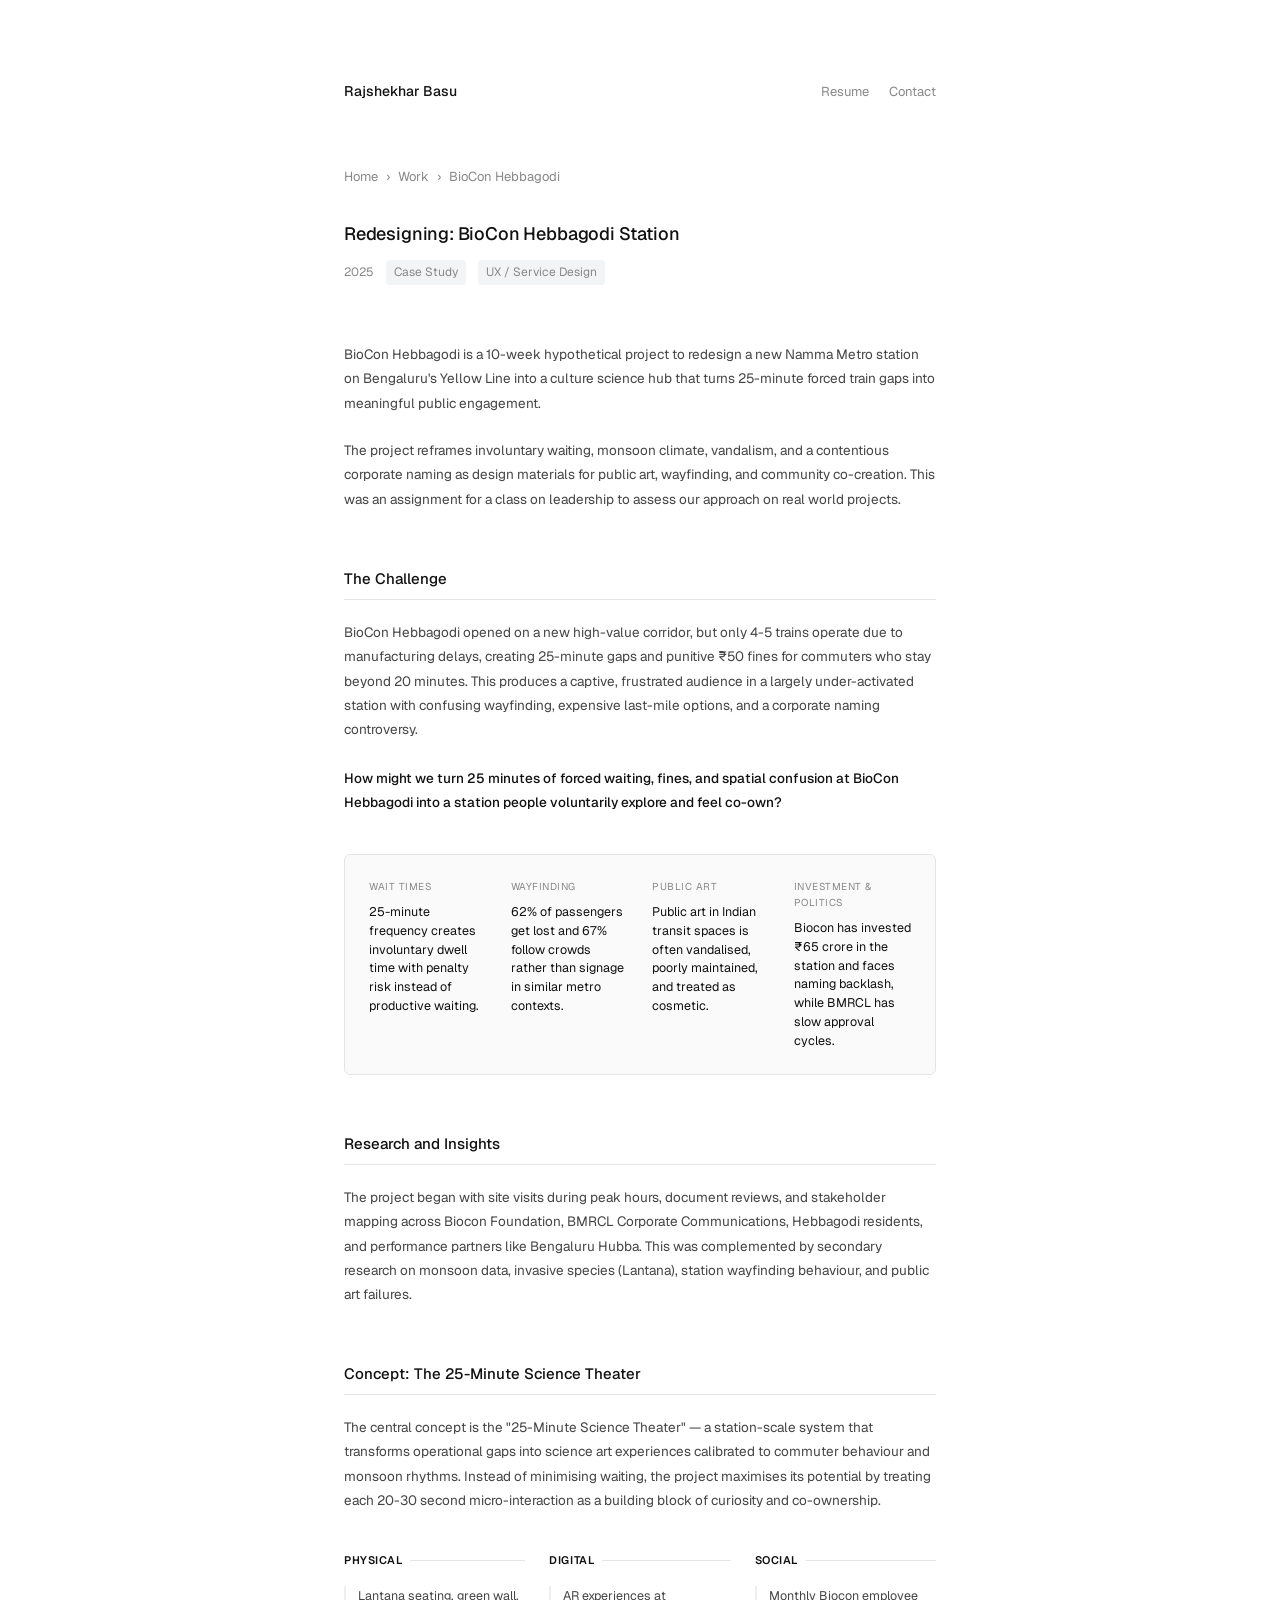
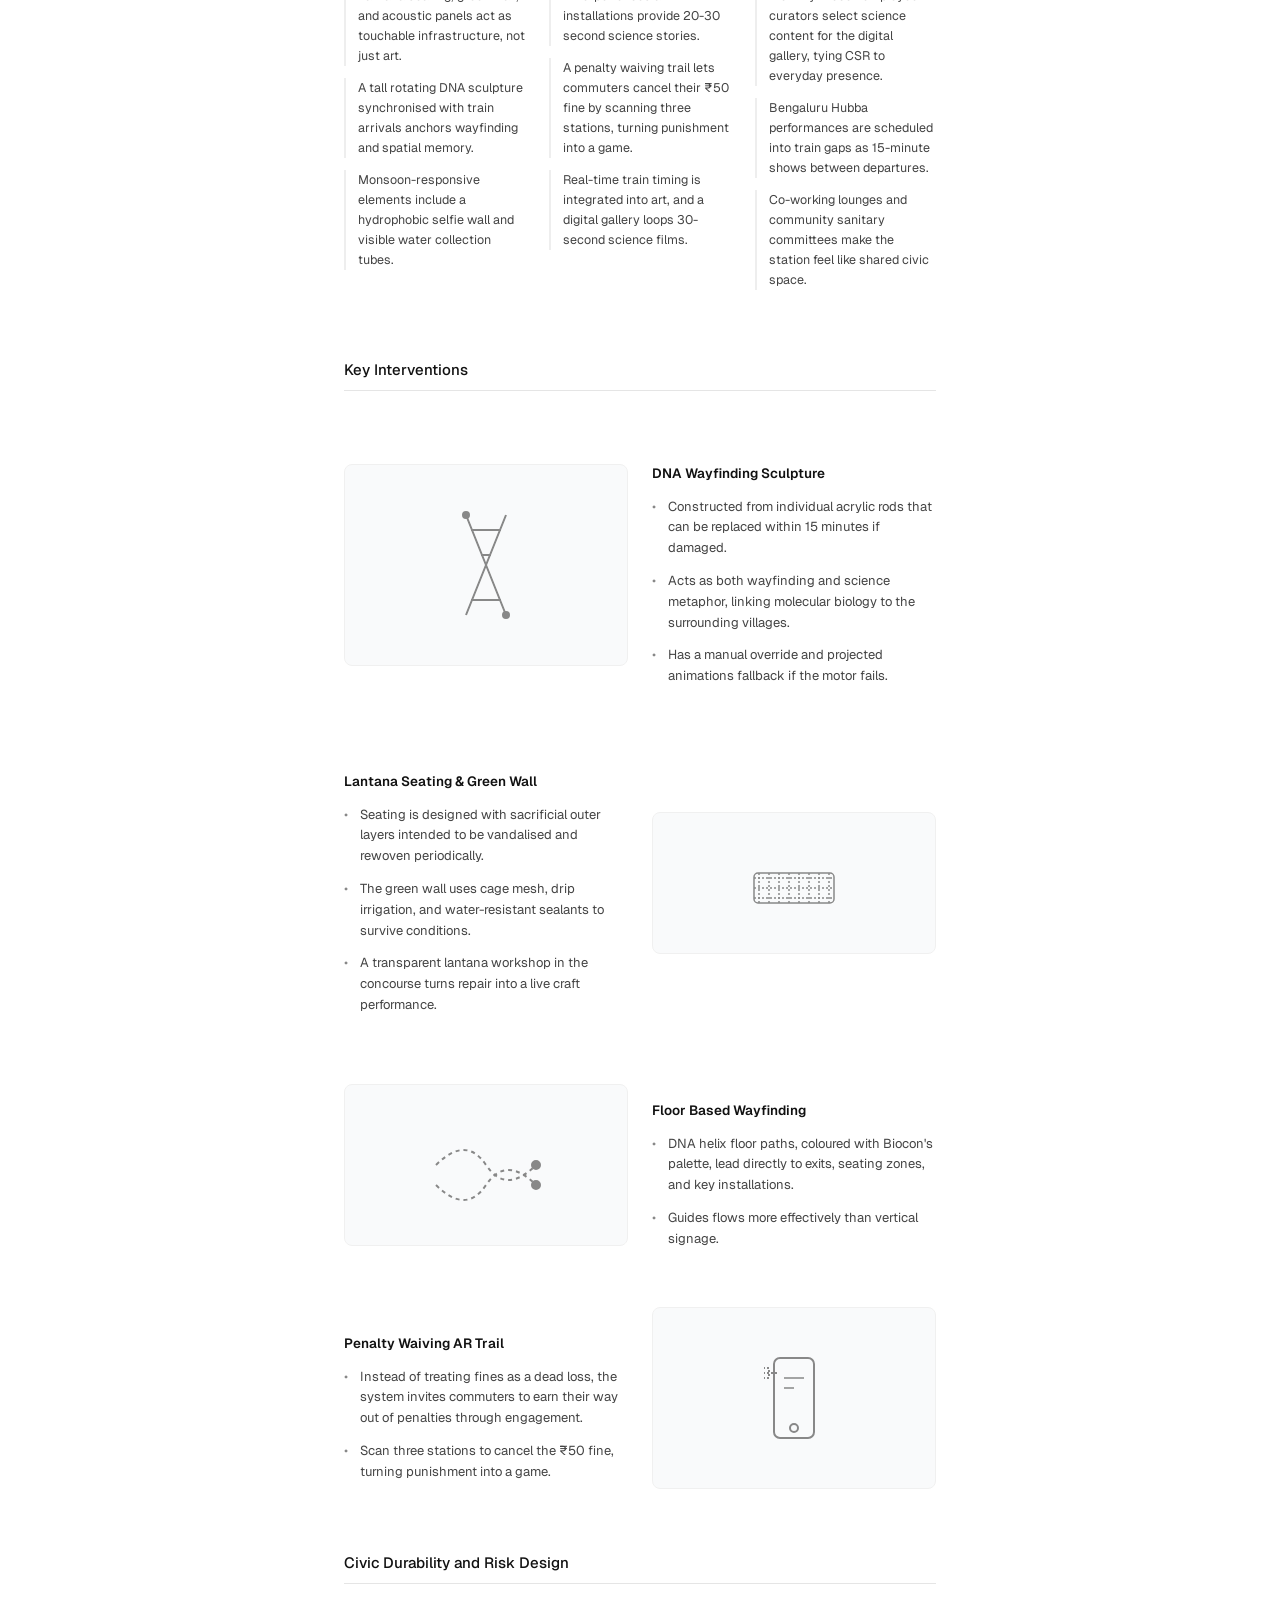
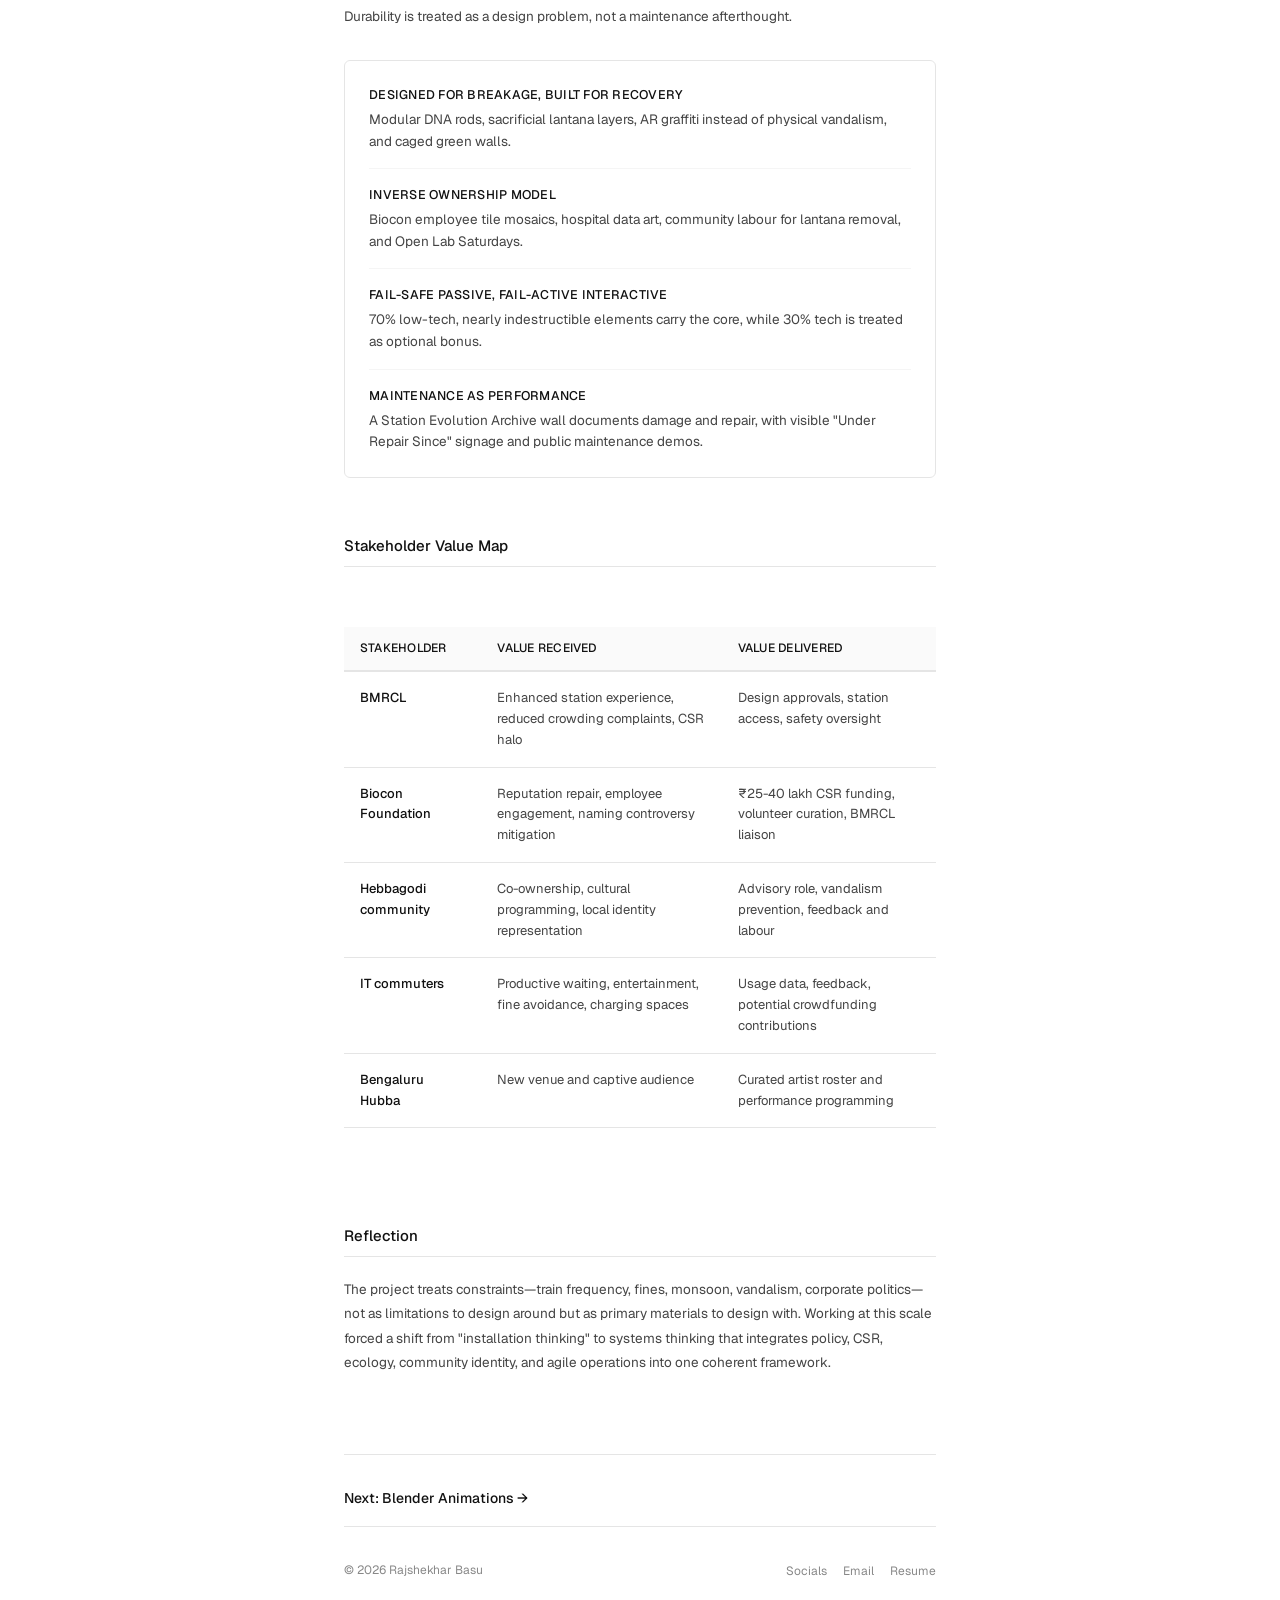
<file: work/biocon.html>
<!DOCTYPE html>
<html lang="en">
<head>
<meta charset="UTF-8">
<meta name="viewport" content="width=device-width, initial-scale=1.0">
<title>Redesigning BioCon Hebbagodi — Rajshekhar Basu</title>
<link rel="preconnect" href="https://fonts.googleapis.com">
<link href="https://fonts.googleapis.com/css2?family=Geist:wght@300;400;500;600&display=swap" rel="stylesheet">
<link rel="stylesheet" href="../base.css">
<style>
  /* Base Layout */
  .container { max-width: 640px; margin: 0 auto; padding: 80px 24px 120px; }
  
  .breadcrumb { font-size: 13px; color: var(--muted); margin-bottom: 32px; display: flex; gap: 8px; align-items: center; }
  .breadcrumb a { transition: color 0.15s; }
  .breadcrumb a:hover { color: var(--text); }
  
  .article-title { font-size: 18px; font-weight: 500; color: var(--text); margin-bottom: 12px; letter-spacing: -0.01em; }
  
  .article-meta { font-size: 12px; color: var(--muted); display: flex; gap: 12px; margin-bottom: 56px; align-items: center; }
  .article-tag { background: #f3f4f6; padding: 3px 8px; border-radius: 4px; }

  /* Typography */
  .prose p { font-size: 13.5px; line-height: 1.8; color: #444; margin-bottom: 24px; }
  .prose h2 { font-size: 15px; font-weight: 500; color: var(--text); margin: 56px 0 20px 0; border-bottom: 1px solid var(--border); padding-bottom: 8px; }
  .prose h3 { font-size: 13.5px; font-weight: 600; color: var(--text); margin: 32px 0 12px 0; }
  .prose strong { color: var(--text); font-weight: 500; }

  /* Details Grid (For Stats) */
  .detail-grid { display: grid; grid-template-columns: repeat(2, 1fr); gap: 24px; margin: 40px 0; padding: 24px; background: #fafafa; border-radius: 6px; border: 1px solid var(--border); }
  @media (min-width: 600px) { .detail-grid { grid-template-columns: repeat(4, 1fr); } }
  .detail-label { font-size: 10px; color: var(--muted); text-transform: uppercase; letter-spacing: 0.05em; margin-bottom: 8px; }
  .detail-value { font-size: 12.5px; color: var(--text); line-height: 1.5; }

  /* 3-Column Grid for Interventions */
  .intervention-grid { display: grid; grid-template-columns: 1fr; gap: 32px; margin: 40px 0; }
  @media (min-width: 600px) { .intervention-grid { grid-template-columns: repeat(3, 1fr); gap: 24px; } }
  .int-col-title { font-size: 11px; text-transform: uppercase; letter-spacing: 0.05em; color: var(--text); font-weight: 600; margin-bottom: 16px; display: flex; align-items: center; gap: 8px; }
  .int-col-title::after { content: ''; flex: 1; height: 1px; background: var(--border); }
  .int-col p { font-size: 12.5px; line-height: 1.6; margin-bottom: 12px; padding-left: 12px; border-left: 2px solid #eee; }

  /* Image blocks and Diagrams */
  .img-wrapper { margin: 48px 0; }
  .img-block { width: 100%; background: #f9fafb; border-radius: 8px; border: 1px solid #f0f0f0; padding: 40px 20px; display: flex; align-items: center; justify-content: center; flex-direction: column; gap: 16px; overflow: hidden; }
  .img-caption { font-size: 12px; color: var(--muted); text-align: center; margin-top: 16px; line-height: 1.5; }
  
  /* Diagram Split View */
  .diagram-split { display: grid; grid-template-columns: 1fr; gap: 24px; margin: 40px 0; align-items: center; }
  @media (min-width: 600px) { .diagram-split { grid-template-columns: 1fr 1fr; } }
  .diagram-text ul { list-style: none; padding: 0; }
  .diagram-text li { position: relative; padding-left: 16px; font-size: 13px; color: #444; margin-bottom: 12px; line-height: 1.6; }
  .diagram-text li::before { content: '•'; position: absolute; left: 0; color: var(--muted); }

  /* Tables */
  .stakeholder-table { width: 100%; border-collapse: collapse; margin: 40px 0; font-size: 13px; text-align: left; }
  .stakeholder-table th { padding: 12px 16px; background: #fafafa; border-bottom: 2px solid var(--border); color: var(--text); font-weight: 500; font-size: 12px; text-transform: uppercase; letter-spacing: 0.02em; }
  .stakeholder-table td { padding: 16px; border-bottom: 1px solid var(--border); color: #444; vertical-align: top; line-height: 1.6; }

  /* Task/List boxes */
  .task-box { border: 1px solid var(--border); border-radius: 6px; padding: 24px; margin: 32px 0; background: #ffffff; }
  .task-item { font-size: 13.5px; color: #444; margin-bottom: 16px; line-height: 1.6; padding-bottom: 16px; border-bottom: 1px solid #f5f5f5; }
  .task-item:last-child { margin-bottom: 0; padding-bottom: 0; border-bottom: none; }
  .task-item strong { display: block; font-size: 12.5px; color: var(--text); margin-bottom: 4px; text-transform: uppercase; letter-spacing: 0.02em; }

  /* Footer Links */
  .next-project { margin-top: 80px; padding-top: 32px; border-top: 1px solid var(--border); display: flex; justify-content: space-between; align-items: center; }
  .contact-text { font-size: 13px; color: var(--muted); }
  .contact-text a { color: var(--text); text-decoration: underline; text-underline-offset: 2px; }

  /* Tasteful Animation Classes */
  .cg-reveal {
    opacity: 0;
    transform: translateY(12px);
    will-change: transform, opacity;
    transition: transform 0.8s cubic-bezier(0.16, 1, 0.3, 1), 
                opacity 0.8s cubic-bezier(0.16, 1, 0.3, 1);
  }
  .cg-reveal.is-visible {
    opacity: 1;
    transform: translateY(0);
  }
</style>
</head>
<body>
<div class="container">

  <nav style="justify-content: space-between;" class="cg-reveal" data-delay="0">
    <a href="../index.html" class="nav-name" style="font-weight:500; color:var(--text);">Rajshekhar Basu</a>
    <ul class="nav-links">
      <li><a href="../resume.html">Resume</a></li>
      <li><a href="mailto:rajshekharbasu.5@gmail.com">Contact</a></li>
    </ul>
  </nav>

  <div class="breadcrumb cg-reveal" data-delay="1">
    <a href="../index.html">Home</a>
    <span class="breadcrumb-sep">›</span>
    <span>Work</span>
    <span class="breadcrumb-sep">›</span>
    <span>BioCon Hebbagodi</span>
  </div>

  <h1 class="article-title cg-reveal" data-delay="2">Redesigning: BioCon Hebbagodi Station</h1>
  <div class="article-meta cg-reveal" data-delay="3">
    <span>2025</span>
    <span class="article-tag">Case Study</span>
    <span class="article-tag">UX / Service Design</span>
  </div>

  <div class="prose">
    <p class="cg-reveal" data-delay="4">
      BioCon Hebbagodi is a 10-week hypothetical project to redesign a new Namma Metro station on Bengaluru's Yellow Line into a culture science hub that turns 25-minute forced train gaps into meaningful public engagement. 
    </p>
    <p class="cg-reveal" data-delay="5">
      The project reframes involuntary waiting, monsoon climate, vandalism, and a contentious corporate naming as design materials for public art, wayfinding, and community co-creation. This was an assignment for a class on leadership to assess our approach on real world projects.
    </p>

    <h2 class="cg-reveal">The Challenge</h2>
    <p class="cg-reveal">
      BioCon Hebbagodi opened on a new high-value corridor, but only 4-5 trains operate due to manufacturing delays, creating 25-minute gaps and punitive ₹50 fines for commuters who stay beyond 20 minutes. This produces a captive, frustrated audience in a largely under-activated station with confusing wayfinding, expensive last-mile options, and a corporate naming controversy.
    </p>
    <p class="cg-reveal">
      <strong>How might we turn 25 minutes of forced waiting, fines, and spatial confusion at BioCon Hebbagodi into a station people voluntarily explore and feel co-own?</strong>
    </p>

    <div class="detail-grid cg-reveal">
      <div>
        <div class="detail-label">Wait Times</div>
        <div class="detail-value">25-minute frequency creates involuntary dwell time with penalty risk instead of productive waiting.</div>
      </div>
      <div>
        <div class="detail-label">Wayfinding</div>
        <div class="detail-value">62% of passengers get lost and 67% follow crowds rather than signage in similar metro contexts.</div>
      </div>
      <div>
        <div class="detail-label">Public Art</div>
        <div class="detail-value">Public art in Indian transit spaces is often vandalised, poorly maintained, and treated as cosmetic.</div>
      </div>
      <div>
        <div class="detail-label">Investment & Politics</div>
        <div class="detail-value">Biocon has invested ₹65 crore in the station and faces naming backlash, while BMRCL has slow approval cycles.</div>
      </div>
    </div>

    <h2 class="cg-reveal">Research and Insights</h2>
    <p class="cg-reveal">
      The project began with site visits during peak hours, document reviews, and stakeholder mapping across Biocon Foundation, BMRCL Corporate Communications, Hebbagodi residents, and performance partners like Bengaluru Hubba. This was complemented by secondary research on monsoon data, invasive species (Lantana), station wayfinding behaviour, and public art failures.
    </p>

    <h2 class="cg-reveal">Concept: The 25-Minute Science Theater</h2>
    <p class="cg-reveal">
      The central concept is the "25-Minute Science Theater" — a station-scale system that transforms operational gaps into science art experiences calibrated to commuter behaviour and monsoon rhythms. Instead of minimising waiting, the project maximises its potential by treating each 20-30 second micro-interaction as a building block of curiosity and co-ownership.
    </p>

    <div class="intervention-grid cg-reveal">
      <div class="int-col">
        <div class="int-col-title">Physical</div>
        <p>Lantana seating, green wall, and acoustic panels act as touchable infrastructure, not just art.</p>
        <p>A tall rotating DNA sculpture synchronised with train arrivals anchors wayfinding and spatial memory.</p>
        <p>Monsoon-responsive elements include a hydrophobic selfie wall and visible water collection tubes.</p>
      </div>
      <div class="int-col">
        <div class="int-col-title">Digital</div>
        <p>AR experiences at installations provide 20-30 second science stories.</p>
        <p>A penalty waiving trail lets commuters cancel their ₹50 fine by scanning three stations, turning punishment into a game.</p>
        <p>Real-time train timing is integrated into art, and a digital gallery loops 30-second science films.</p>
      </div>
      <div class="int-col">
        <div class="int-col-title">Social</div>
        <p>Monthly Biocon employee curators select science content for the digital gallery, tying CSR to everyday presence.</p>
        <p>Bengaluru Hubba performances are scheduled into train gaps as 15-minute shows between departures.</p>
        <p>Co-working lounges and community sanitary committees make the station feel like shared civic space.</p>
      </div>
    </div>

    <h2 class="cg-reveal">Key Interventions</h2>

    <div class="diagram-split cg-reveal">
      <div class="img-block">
        <svg width="60" height="120" viewBox="0 0 60 120" fill="none" stroke="#888" stroke-width="2">
          <path d="M10,10 Q30,60 50,110 M50,10 Q30,60 10,110" />
          <line x1="15" y1="25" x2="45" y2="25" />
          <line x1="25" y1="50" x2="35" y2="50" />
          <line x1="15" y1="95" x2="45" y2="95" />
          <circle cx="10" cy="10" r="3" fill="#888"/>
          <circle cx="50" cy="110" r="3" fill="#888"/>
        </svg>
      </div>
      <div class="diagram-text">
        <h3>DNA Wayfinding Sculpture</h3>
        <ul>
          <li>Constructed from individual acrylic rods that can be replaced within 15 minutes if damaged.</li>
          <li>Acts as both wayfinding and science metaphor, linking molecular biology to the surrounding villages.</li>
          <li>Has a manual override and projected animations fallback if the motor fails.</li>
        </ul>
      </div>
    </div>

    <div class="diagram-split cg-reveal">
      <div class="diagram-text">
        <h3>Lantana Seating & Green Wall</h3>
        <ul>
          <li>Seating is designed with sacrificial outer layers intended to be vandalised and rewoven periodically.</li>
          <li>The green wall uses cage mesh, drip irrigation, and water-resistant sealants to survive conditions.</li>
          <li>A transparent lantana workshop in the concourse turns repair into a live craft performance.</li>
        </ul>
      </div>
      <div class="img-block">
        <svg width="100" height="60" viewBox="0 0 100 60" fill="none" stroke="#888" stroke-width="1.5">
          <rect x="10" y="20" width="80" height="30" rx="4" />
          <path d="M15,20 V50 M25,20 V50 M35,20 V50 M45,20 V50 M55,20 V50 M65,20 V50 M75,20 V50 M85,20 V50" stroke-dasharray="2 2" />
          <path d="M10,25 H90 M10,35 H90 M10,45 H90" stroke-dasharray="2 2" />
        </svg>
      </div>
    </div>

    <div class="diagram-split cg-reveal">
      <div class="img-block">
        <svg width="120" height="80" viewBox="0 0 120 80" fill="none" stroke="#888" stroke-width="2">
          <path d="M10,40 Q40,10 60,40 T110,40" stroke-dasharray="4 4"/>
          <path d="M10,60 Q40,90 60,60 T110,60" stroke-dasharray="4 4"/>
          <circle cx="110" cy="40" r="4" fill="#888"/>
          <circle cx="110" cy="60" r="4" fill="#888"/>
        </svg>
      </div>
      <div class="diagram-text">
        <h3>Floor Based Wayfinding</h3>
        <ul>
          <li>DNA helix floor paths, coloured with Biocon's palette, lead directly to exits, seating zones, and key installations.</li>
          <li>Guides flows more effectively than vertical signage.</li>
        </ul>
      </div>
    </div>

    <div class="diagram-split cg-reveal">
      <div class="diagram-text">
        <h3>Penalty Waiving AR Trail</h3>
        <ul>
          <li>Instead of treating fines as a dead loss, the system invites commuters to earn their way out of penalties through engagement.</li>
          <li>Scan three stations to cancel the ₹50 fine, turning punishment into a game.</li>
        </ul>
      </div>
      <div class="img-block">
        <svg width="60" height="100" viewBox="0 0 60 100" fill="none" stroke="#888" stroke-width="2">
          <rect x="10" y="10" width="40" height="80" rx="6" />
          <circle cx="30" cy="80" r="4" />
          <path d="M20,30 L40,30 M20,40 L30,40" stroke-width="1.5" />
          <rect x="-5" y="20" width="10" height="10" stroke-dasharray="2 2" />
          <path d="M-5,25 Q5,25 15,25" stroke-dasharray="2 2"/>
        </svg>
      </div>
    </div>

    <h2 class="cg-reveal">Civic Durability and Risk Design</h2>
    <p class="cg-reveal">Durability is treated as a design problem, not a maintenance afterthought.</p>

    <div class="task-box cg-reveal">
      <div class="task-item">
        <strong>Designed for breakage, built for recovery</strong>
        Modular DNA rods, sacrificial lantana layers, AR graffiti instead of physical vandalism, and caged green walls.
      </div>
      <div class="task-item">
        <strong>Inverse ownership model</strong>
        Biocon employee tile mosaics, hospital data art, community labour for lantana removal, and Open Lab Saturdays.
      </div>
      <div class="task-item">
        <strong>Fail-safe passive, fail-active interactive</strong>
        70% low-tech, nearly indestructible elements carry the core, while 30% tech is treated as optional bonus.
      </div>
      <div class="task-item">
        <strong>Maintenance as performance</strong>
        A Station Evolution Archive wall documents damage and repair, with visible "Under Repair Since" signage and public maintenance demos.
      </div>
    </div>

    <h2 class="cg-reveal">Stakeholder Value Map</h2>
    <div style="overflow-x: auto;" class="cg-reveal">
      <table class="stakeholder-table">
        <thead>
          <tr>
            <th>Stakeholder</th>
            <th>Value Received</th>
            <th>Value Delivered</th>
          </tr>
        </thead>
        <tbody>
          <tr>
            <td><strong>BMRCL</strong></td>
            <td>Enhanced station experience, reduced crowding complaints, CSR halo</td>
            <td>Design approvals, station access, safety oversight</td>
          </tr>
          <tr>
            <td><strong>Biocon Foundation</strong></td>
            <td>Reputation repair, employee engagement, naming controversy mitigation</td>
            <td>₹25-40 lakh CSR funding, volunteer curation, BMRCL liaison</td>
          </tr>
          <tr>
            <td><strong>Hebbagodi community</strong></td>
            <td>Co-ownership, cultural programming, local identity representation</td>
            <td>Advisory role, vandalism prevention, feedback and labour</td>
          </tr>
          <tr>
            <td><strong>IT commuters</strong></td>
            <td>Productive waiting, entertainment, fine avoidance, charging spaces</td>
            <td>Usage data, feedback, potential crowdfunding contributions</td>
          </tr>
          <tr>
            <td><strong>Bengaluru Hubba</strong></td>
            <td>New venue and captive audience</td>
            <td>Curated artist roster and performance programming</td>
          </tr>
        </tbody>
      </table>
    </div>

    <h2 class="cg-reveal">Reflection</h2>
    <p class="cg-reveal">
      The project treats constraints—train frequency, fines, monsoon, vandalism, corporate politics—not as limitations to design around but as primary materials to design with. Working at this scale forced a shift from "installation thinking" to systems thinking that integrates policy, CSR, ecology, community identity, and agile operations into one coherent framework.
    </p>

    <div class="next-project cg-reveal">
      
      <div>
        <a href="blender.html" style="font-weight: 500; color: var(--text);">Next: Blender Animations →</a>
      </div>
    </div>

  </div>

  <footer class="footer cg-reveal">
    <span class="footer-name">© 2026 Rajshekhar Basu</span>
    <ul class="footer-links">
      <li><a href="https://linktr.ee/XandarZen" target="_blank">Socials</a></li>
      <li><a href="mailto:rajshekharbasu.5@gmail.com">Email</a></li>
      <li><a href="../resume.html">Resume</a></li>
    </ul>
  </footer>

</div>

<script>
  document.addEventListener("DOMContentLoaded", () => {
    const reveals = document.querySelectorAll(".cg-reveal");
    const observer = new IntersectionObserver((entries) => {
      entries.forEach((entry) => {
        if (entry.isIntersecting) {
          const delayMultiplier = entry.target.getAttribute('data-delay') || 0;
          setTimeout(() => {
            entry.target.classList.add("is-visible");
          }, delayMultiplier * 80); 
          observer.unobserve(entry.target);
        }
      });
    }, { threshold: 0.1, rootMargin: "0px 0px -20px 0px" });
    reveals.forEach((element) => observer.observe(element));
  });
</script>
</body>
</html>
</file>
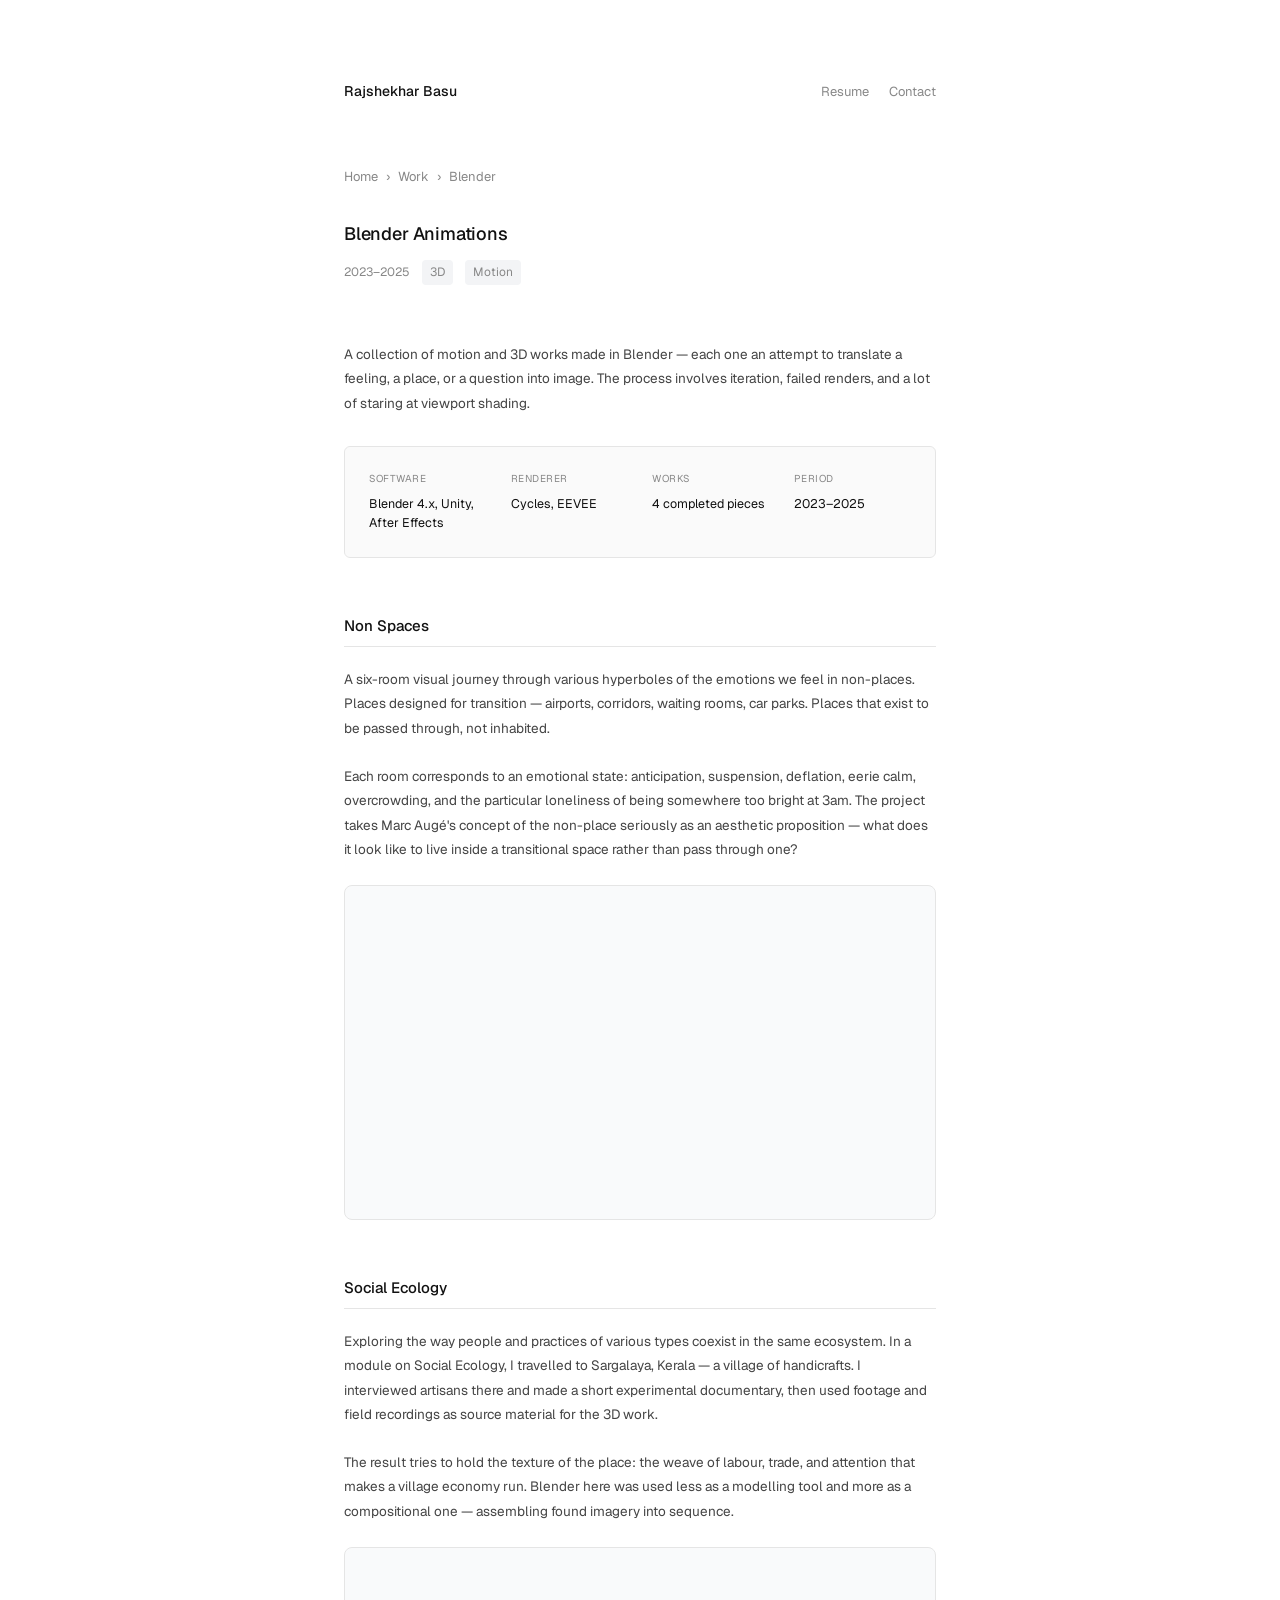
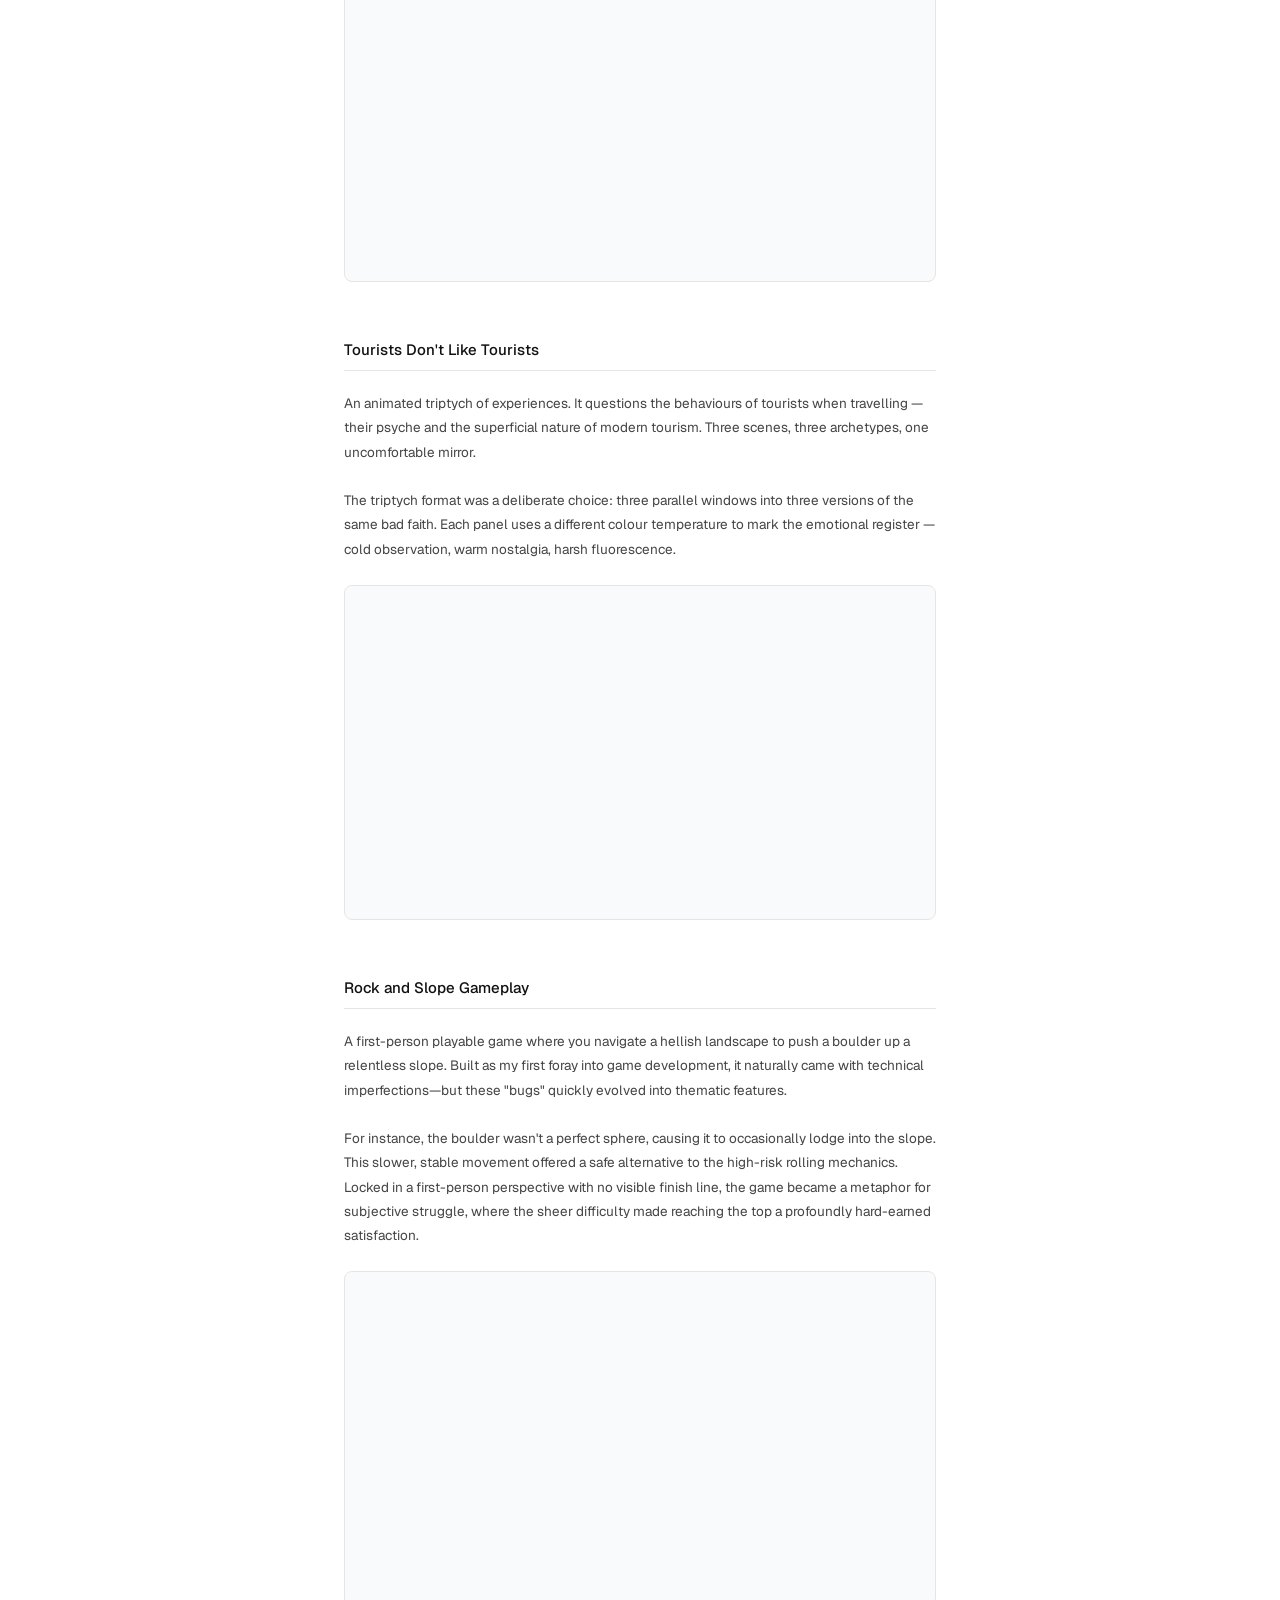
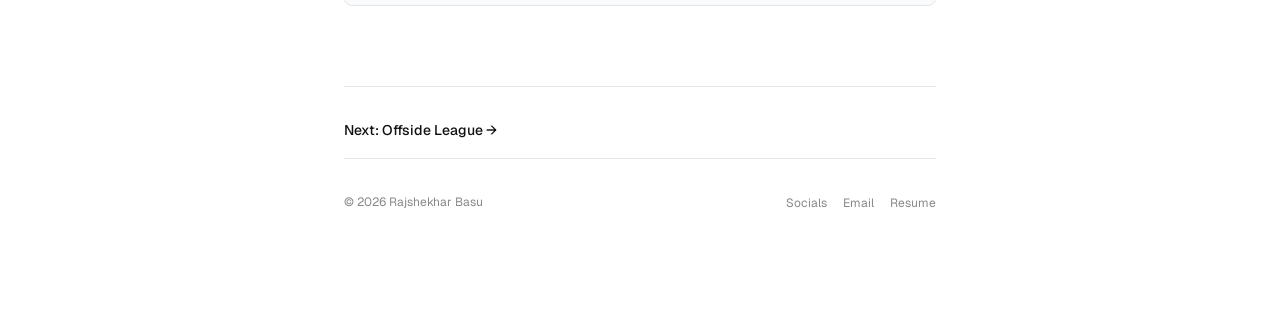
<file: work/blender.html>
<!DOCTYPE html>
<html lang="en">
<head>
<meta charset="UTF-8">
<meta name="viewport" content="width=device-width, initial-scale=1.0">
<title>Blender Animations — Rajshekhar Basu</title>
<link rel="preconnect" href="https://fonts.googleapis.com">
<link href="https://fonts.googleapis.com/css2?family=Geist:wght@300;400;500;600&display=swap" rel="stylesheet">
<link rel="stylesheet" href="../base.css">
<style>
  /* Base Layout */
  .container { max-width: 640px; margin: 0 auto; padding: 80px 24px 120px; }
  
  .breadcrumb { font-size: 13px; color: var(--muted); margin-bottom: 32px; display: flex; gap: 8px; align-items: center; }
  .breadcrumb a { transition: color 0.15s; }
  .breadcrumb a:hover { color: var(--text); }
  
  .article-title { font-size: 18px; font-weight: 500; color: var(--text); margin-bottom: 12px; letter-spacing: -0.01em; }
  
  .article-meta { font-size: 12px; color: var(--muted); display: flex; gap: 12px; margin-bottom: 56px; align-items: center; }
  .article-tag { background: #f3f4f6; padding: 3px 8px; border-radius: 4px; }

  /* Typography */
  .prose p { font-size: 13.5px; line-height: 1.8; color: #444; margin-bottom: 24px; }
  .prose h2 { font-size: 15px; font-weight: 500; color: var(--text); margin: 56px 0 20px 0; border-bottom: 1px solid var(--border); padding-bottom: 8px; }
  .prose h3 { font-size: 13.5px; font-weight: 600; color: var(--text); margin: 32px 0 12px 0; }
  .prose strong { color: var(--text); font-weight: 500; }

  /* Details Grid (For Stats) */
  .detail-grid { display: grid; grid-template-columns: repeat(2, 1fr); gap: 24px; margin: 40px 0; padding: 24px; background: #fafafa; border-radius: 6px; border: 1px solid var(--border); }
  @media (min-width: 600px) { .detail-grid { grid-template-columns: repeat(4, 1fr); } }
  .detail-label { font-size: 10px; color: var(--muted); text-transform: uppercase; letter-spacing: 0.05em; margin-bottom: 8px; }
  .detail-value { font-size: 12.5px; color: var(--text); line-height: 1.5; }

  /* Video Embeds */
  .video-wrapper { position: relative; padding-bottom: 56.25%; height: 0; overflow: hidden; border-radius: 8px; margin: 24px 0 48px 0; border: 1px solid var(--border); background: #f9fafb; }
  .video-wrapper iframe { position: absolute; top: 0; left: 0; width: 100%; height: 100%; border: 0; }

  /* Footer Links */
  .next-project { margin-top: 80px; padding-top: 32px; border-top: 1px solid var(--border); display: flex; justify-content: space-between; align-items: center; }
  .contact-text { font-size: 13px; color: var(--muted); }
  .contact-text a { color: var(--text); text-decoration: underline; text-underline-offset: 2px; }

  /* Tasteful Animation Classes */
  .cg-reveal {
    opacity: 0;
    transform: translateY(12px);
    will-change: transform, opacity;
    transition: transform 0.8s cubic-bezier(0.16, 1, 0.3, 1), 
                opacity 0.8s cubic-bezier(0.16, 1, 0.3, 1);
  }
  .cg-reveal.is-visible {
    opacity: 1;
    transform: translateY(0);
  }
</style>
</head>
<body>
<div class="container">

  <nav style="justify-content: space-between;" class="cg-reveal" data-delay="0">
    <a href="../index.html" class="nav-name" style="font-weight:500; color:var(--text);">Rajshekhar Basu</a>
    <ul class="nav-links">
      <li><a href="../resume.html">Resume</a></li>
      <li><a href="mailto:rajshekharbasu.5@gmail.com">Contact</a></li>
    </ul>
  </nav>

  <div class="breadcrumb cg-reveal" data-delay="1">
    <a href="../index.html">Home</a>
    <span class="breadcrumb-sep">›</span>
    <span>Work</span>
    <span class="breadcrumb-sep">›</span>
    <span>Blender</span>
  </div>

  <h1 class="article-title cg-reveal" data-delay="2">Blender Animations</h1>
  <div class="article-meta cg-reveal" data-delay="3">
    <span>2023–2025</span>
    <span class="article-tag">3D</span>
    <span class="article-tag">Motion</span>
  </div>

  <div class="prose">

    <p class="cg-reveal" data-delay="4">
      A collection of motion and 3D works made in Blender — each one an attempt to translate a feeling, a place, or a question into image. The process involves iteration, failed renders, and a lot of staring at viewport shading.
    </p>

    <div class="detail-grid cg-reveal" style="margin-top: 32px;">
      <div>
        <div class="detail-label">Software</div>
        <div class="detail-value">Blender 4.x, Unity, After Effects</div>
      </div>
      <div>
        <div class="detail-label">Renderer</div>
        <div class="detail-value">Cycles, EEVEE</div>
      </div>
      <div>
        <div class="detail-label">Works</div>
        <div class="detail-value">4 completed pieces</div>
      </div>
      <div>
        <div class="detail-label">Period</div>
        <div class="detail-value">2023–2025</div>
      </div>
    </div>

    <h2 class="cg-reveal">Non Spaces</h2>
    <p class="cg-reveal">
      A six-room visual journey through various hyperboles of the emotions we feel in non-places. Places designed for transition — airports, corridors, waiting rooms, car parks. Places that exist to be passed through, not inhabited.
    </p>
    <p class="cg-reveal">
      Each room corresponds to an emotional state: anticipation, suspension, deflation, eerie calm, overcrowding, and the particular loneliness of being somewhere too bright at 3am. The project takes Marc Augé's concept of the non-place seriously as an aesthetic proposition — what does it look like to live inside a transitional space rather than pass through one?
    </p>
    <div class="video-wrapper cg-reveal">
      <iframe src="https://www.youtube.com/embed/G6fcqUzV55w" allow="accelerometer; autoplay; clipboard-write; encrypted-media; gyroscope; picture-in-picture" allowfullscreen></iframe>
    </div>

    <h2 class="cg-reveal">Social Ecology</h2>
    <p class="cg-reveal">
      Exploring the way people and practices of various types coexist in the same ecosystem. In a module on Social Ecology, I travelled to Sargalaya, Kerala — a village of handicrafts. I interviewed artisans there and made a short experimental documentary, then used footage and field recordings as source material for the 3D work.
    </p>
    <p class="cg-reveal">
      The result tries to hold the texture of the place: the weave of labour, trade, and attention that makes a village economy run. Blender here was used less as a modelling tool and more as a compositional one — assembling found imagery into sequence.
    </p>
    <div class="video-wrapper cg-reveal">
      <iframe src="https://www.youtube.com/embed/VhFF9fOu0k4" allow="accelerometer; autoplay; clipboard-write; encrypted-media; gyroscope; picture-in-picture" allowfullscreen></iframe>
    </div>

    <h2 class="cg-reveal">Tourists Don't Like Tourists</h2>
    <p class="cg-reveal">
      An animated triptych of experiences. It questions the behaviours of tourists when travelling — their psyche and the superficial nature of modern tourism. Three scenes, three archetypes, one uncomfortable mirror.
    </p>
    <p class="cg-reveal">
      The triptych format was a deliberate choice: three parallel windows into three versions of the same bad faith. Each panel uses a different colour temperature to mark the emotional register — cold observation, warm nostalgia, harsh fluorescence.
    </p>
    <div class="video-wrapper cg-reveal">
      <iframe src="https://www.youtube.com/embed/OuqxDMh7vEg" allow="accelerometer; autoplay; clipboard-write; encrypted-media; gyroscope; picture-in-picture" allowfullscreen></iframe>
    </div>

    <h2 class="cg-reveal">Rock and Slope Gameplay</h2>
    <p class="cg-reveal">
      A first-person playable game where you navigate a hellish landscape to push a boulder up a relentless slope. Built as my first foray into game development, it naturally came with technical imperfections—but these "bugs" quickly evolved into thematic features.
    </p>
    <p class="cg-reveal">
      For instance, the boulder wasn't a perfect sphere, causing it to occasionally lodge into the slope. This slower, stable movement offered a safe alternative to the high-risk rolling mechanics. Locked in a first-person perspective with no visible finish line, the game became a metaphor for subjective struggle, where the sheer difficulty made reaching the top a profoundly hard-earned satisfaction.
    </p>
    <div class="video-wrapper cg-reveal">
      <iframe src="https://www.youtube.com/embed/v6wh0UVOyHg" allow="accelerometer; autoplay; clipboard-write; encrypted-media; gyroscope; picture-in-picture" allowfullscreen></iframe>
    </div>

    <div class="next-project cg-reveal">
     
      <div>
        <a href="offside.html" style="font-weight: 500; color: var(--text);">Next: Offside League →</a>
      </div>
    </div>

  </div>

  <footer class="footer cg-reveal">
    <span class="footer-name">© 2026 Rajshekhar Basu</span>
    <ul class="footer-links">
      <li><a href="https://linktr.ee/XandarZen" target="_blank">Socials</a></li>
      <li><a href="mailto:rajshekharbasu.5@gmail.com">Email</a></li>
      <li><a href="../resume.html">Resume</a></li>
    </ul>
  </footer>

</div>

<script>
  document.addEventListener("DOMContentLoaded", () => {
    const reveals = document.querySelectorAll(".cg-reveal");
    const observer = new IntersectionObserver((entries) => {
      entries.forEach((entry) => {
        if (entry.isIntersecting) {
          const delayMultiplier = entry.target.getAttribute('data-delay') || 0;
          setTimeout(() => {
            entry.target.classList.add("is-visible");
          }, delayMultiplier * 80); 
          observer.unobserve(entry.target);
        }
      });
    }, { threshold: 0.1, rootMargin: "0px 0px -20px 0px" });
    reveals.forEach((element) => observer.observe(element));
  });
</script>
</body>
</html>
</file>
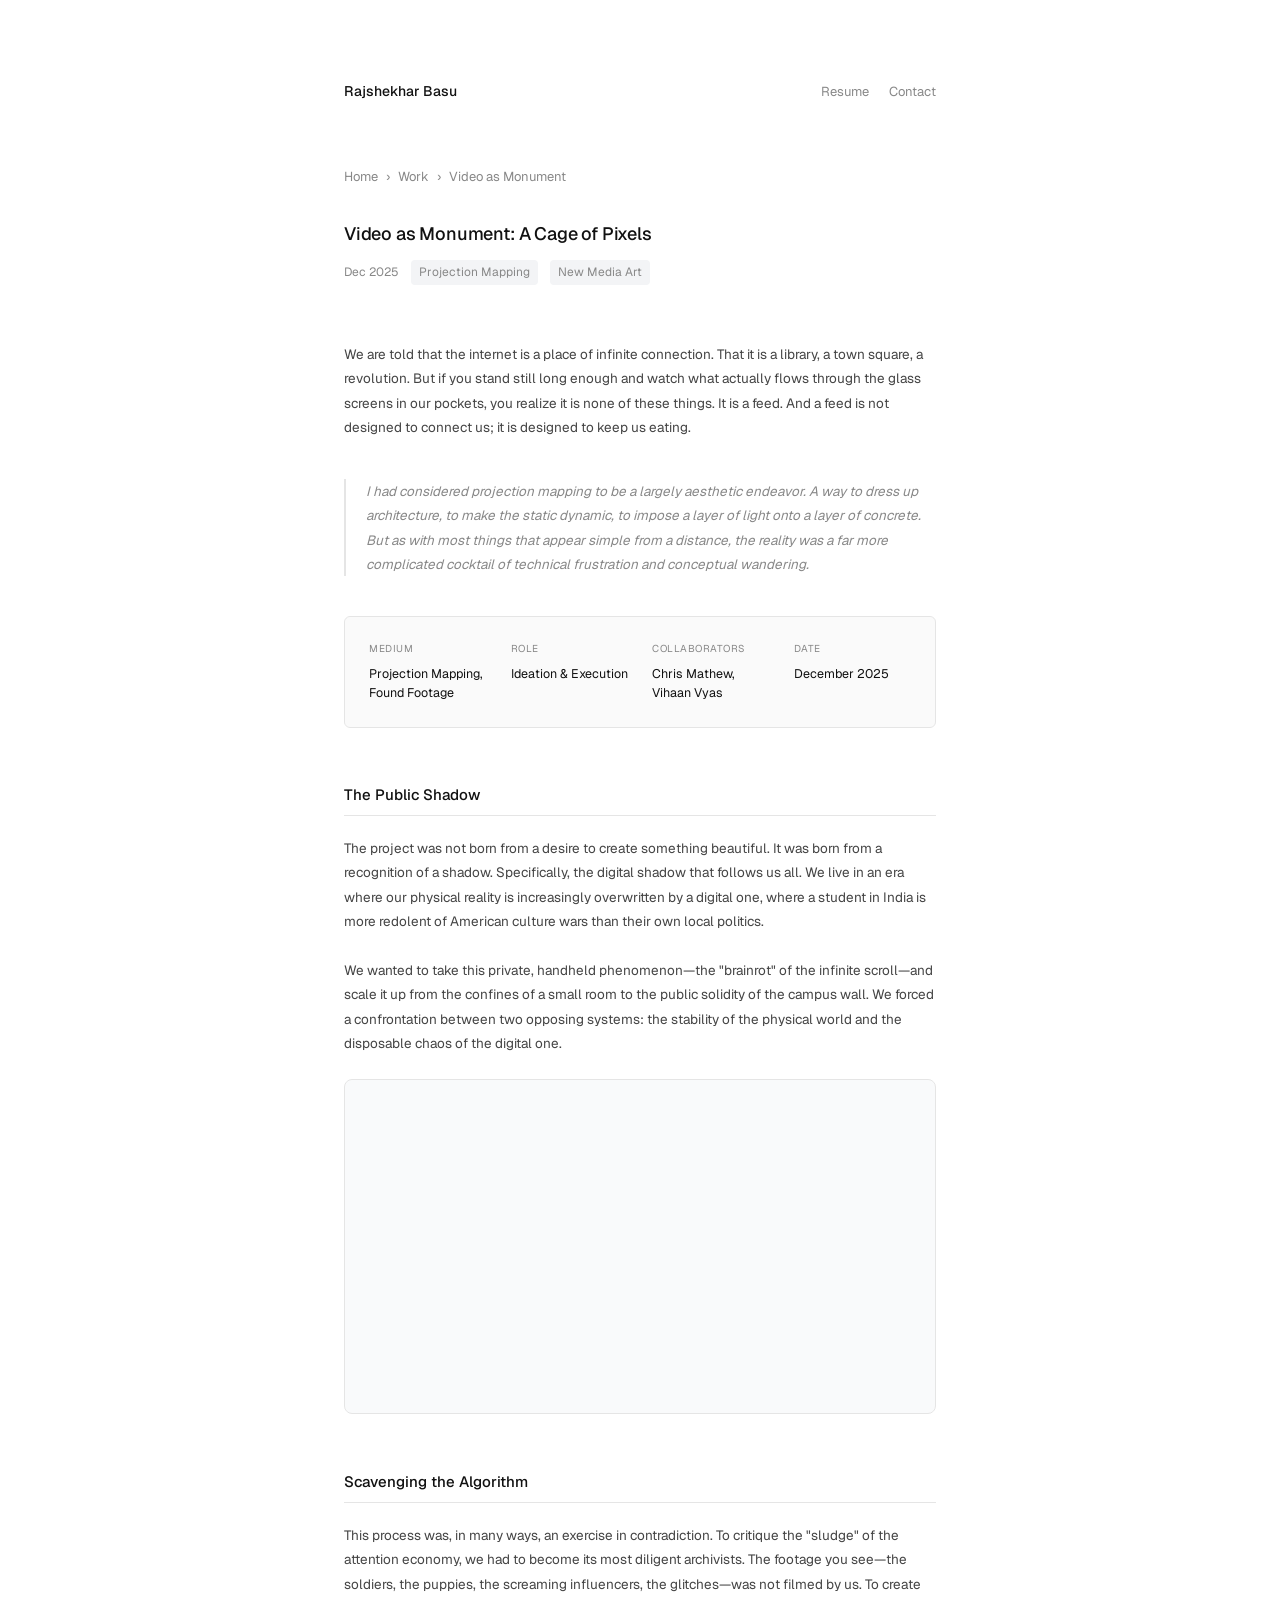
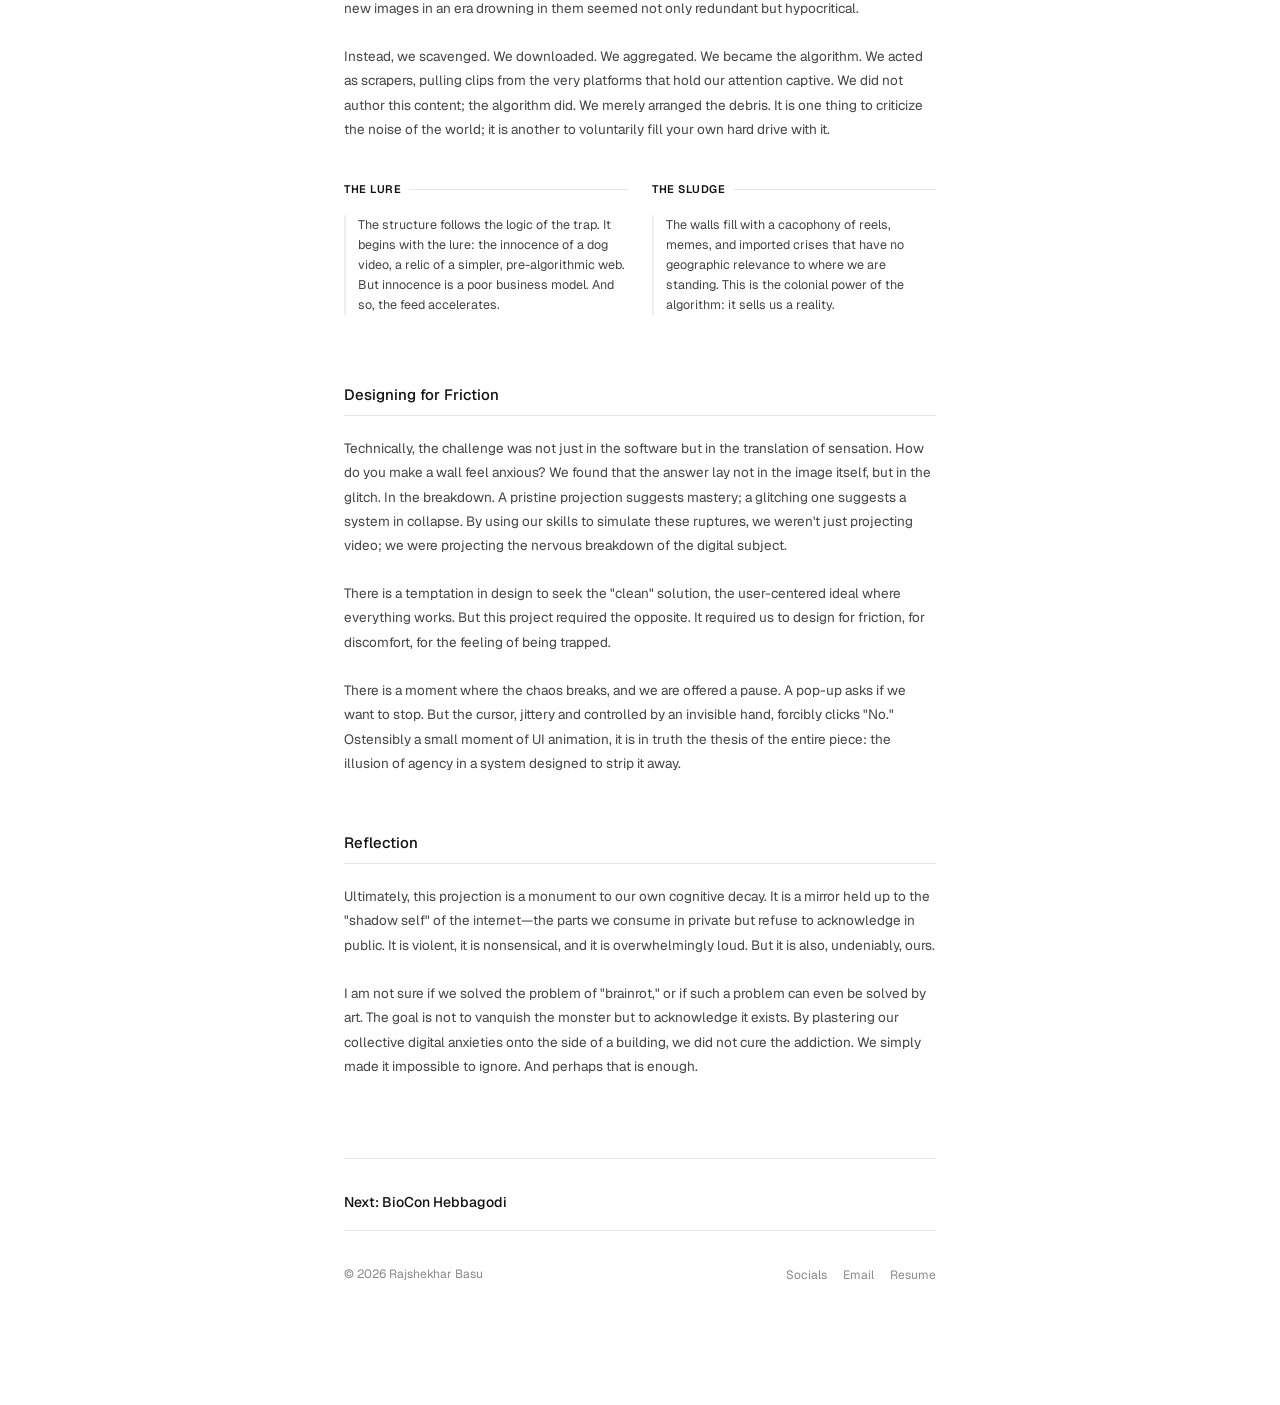
<file: work/monument.html>
<!DOCTYPE html>
<html lang="en">
<head>
<meta charset="UTF-8">
<meta name="viewport" content="width=device-width, initial-scale=1.0">
<title>Video as Monument — Rajshekhar Basu</title>
<link rel="preconnect" href="https://fonts.googleapis.com">
<link href="https://fonts.googleapis.com/css2?family=Geist:wght@300;400;500;600&display=swap" rel="stylesheet">
<link rel="stylesheet" href="../base.css">
<style>
  /* Base Layout */
  .container { max-width: 640px; margin: 0 auto; padding: 80px 24px 120px; }
  
  .breadcrumb { font-size: 13px; color: var(--muted); margin-bottom: 32px; display: flex; gap: 8px; align-items: center; }
  .breadcrumb a { transition: color 0.15s; }
  .breadcrumb a:hover { color: var(--text); }
  
  .article-title { font-size: 18px; font-weight: 500; color: var(--text); margin-bottom: 12px; letter-spacing: -0.01em; }
  
  .article-meta { font-size: 12px; color: var(--muted); display: flex; gap: 12px; margin-bottom: 56px; align-items: center; }
  .article-tag { background: #f3f4f6; padding: 3px 8px; border-radius: 4px; }

  /* Typography */
  .prose p { font-size: 13.5px; line-height: 1.8; color: #444; margin-bottom: 24px; }
  .prose h2 { font-size: 15px; font-weight: 500; color: var(--text); margin: 56px 0 20px 0; border-bottom: 1px solid var(--border); padding-bottom: 8px; }
  .prose h3 { font-size: 13.5px; font-weight: 600; color: var(--text); margin: 32px 0 12px 0; }
  .prose strong { color: var(--text); font-weight: 500; }

  /* Blockquotes */
  .info-quote { border-left: 2px solid var(--border); padding-left: 20px; margin: 40px 0; font-size: 13.5px; line-height: 1.8; color: var(--muted); font-style: italic; }

  /* Details Grid (For Stats) */
  .detail-grid { display: grid; grid-template-columns: repeat(2, 1fr); gap: 24px; margin: 40px 0; padding: 24px; background: #fafafa; border-radius: 6px; border: 1px solid var(--border); }
  @media (min-width: 600px) { .detail-grid { grid-template-columns: repeat(4, 1fr); } }
  .detail-label { font-size: 10px; color: var(--muted); text-transform: uppercase; letter-spacing: 0.05em; margin-bottom: 8px; }
  .detail-value { font-size: 12.5px; color: var(--text); line-height: 1.5; }

  /* 2-Column Grid */
  .intervention-grid { display: grid; grid-template-columns: 1fr; gap: 32px; margin: 40px 0; }
  @media (min-width: 600px) { .intervention-grid { grid-template-columns: repeat(2, 1fr); gap: 32px 24px; } }
  .int-col-title { font-size: 11px; text-transform: uppercase; letter-spacing: 0.05em; color: var(--text); font-weight: 600; margin-bottom: 16px; display: flex; align-items: center; gap: 8px; }
  .int-col-title::after { content: ''; flex: 1; height: 1px; background: var(--border); }
  .int-col p { font-size: 12.5px; line-height: 1.6; margin-bottom: 12px; padding-left: 12px; border-left: 2px solid #eee; }

  /* Video Embeds */
  .video-wrapper { position: relative; padding-bottom: 56.25%; height: 0; overflow: hidden; border-radius: 8px; margin: 24px 0 48px 0; border: 1px solid var(--border); background: #f9fafb; }
  .video-wrapper iframe { position: absolute; top: 0; left: 0; width: 100%; height: 100%; border: 0; }

  /* Footer Links */
  .next-project { margin-top: 80px; padding-top: 32px; border-top: 1px solid var(--border); display: flex; justify-content: space-between; align-items: center; }
  .contact-text { font-size: 13px; color: var(--muted); }
  .contact-text a { color: var(--text); text-decoration: underline; text-underline-offset: 2px; }

  /* Tasteful Animation Classes */
  .cg-reveal {
    opacity: 0;
    transform: translateY(12px);
    will-change: transform, opacity;
    transition: transform 0.8s cubic-bezier(0.16, 1, 0.3, 1), 
                opacity 0.8s cubic-bezier(0.16, 1, 0.3, 1);
  }
  .cg-reveal.is-visible {
    opacity: 1;
    transform: translateY(0);
  }
</style>
</head>
<body>
<div class="container">

  <nav style="justify-content: space-between;" class="cg-reveal" data-delay="0">
    <a href="../index.html" class="nav-name" style="font-weight:500; color:var(--text);">Rajshekhar Basu</a>
    <ul class="nav-links">
      <li><a href="../resume.html">Resume</a></li>
      <li><a href="mailto:rajshekharbasu.5@gmail.com">Contact</a></li>
    </ul>
  </nav>

  <div class="breadcrumb cg-reveal" data-delay="1">
    <a href="../index.html">Home</a>
    <span class="breadcrumb-sep">›</span>
    <span>Work</span>
    <span class="breadcrumb-sep">›</span>
    <span>Video as Monument</span>
  </div>

  <h1 class="article-title cg-reveal" data-delay="2">Video as Monument: A Cage of Pixels</h1>
  <div class="article-meta cg-reveal" data-delay="3">
    <span>Dec 2025</span>
    <span class="article-tag">Projection Mapping</span>
    <span class="article-tag">New Media Art</span>
  </div>

  <div class="prose">

    <p class="cg-reveal" data-delay="4">
      We are told that the internet is a place of infinite connection. That it is a library, a town square, a revolution. But if you stand still long enough and watch what actually flows through the glass screens in our pockets, you realize it is none of these things. It is a feed. And a feed is not designed to connect us; it is designed to keep us eating.
    </p>

    <div class="info-quote cg-reveal" data-delay="5">
      I had considered projection mapping to be a largely aesthetic endeavor. A way to dress up architecture, to make the static dynamic, to impose a layer of light onto a layer of concrete. But as with most things that appear simple from a distance, the reality was a far more complicated cocktail of technical frustration and conceptual wandering.
    </div>

    <div class="detail-grid cg-reveal">
      <div>
        <div class="detail-label">Medium</div>
        <div class="detail-value">Projection Mapping, Found Footage</div>
      </div>
      <div>
        <div class="detail-label">Role</div>
        <div class="detail-value">Ideation & Execution</div>
      </div>
      <div>
        <div class="detail-label">Collaborators</div>
        <div class="detail-value">Chris Mathew, Vihaan Vyas</div>
      </div>
      <div>
        <div class="detail-label">Date</div>
        <div class="detail-value">December 2025</div>
      </div>
    </div>

    <h2 class="cg-reveal">The Public Shadow</h2>
    <p class="cg-reveal">
      The project was not born from a desire to create something beautiful. It was born from a recognition of a shadow. Specifically, the digital shadow that follows us all. We live in an era where our physical reality is increasingly overwritten by a digital one, where a student in India is more redolent of American culture wars than their own local politics. 
    </p>
    <p class="cg-reveal">
      We wanted to take this private, handheld phenomenon—the "brainrot" of the infinite scroll—and scale it up from the confines of a small room to the public solidity of the campus wall. We forced a confrontation between two opposing systems: the stability of the physical world and the disposable chaos of the digital one.
    </p>

    <div class="video-wrapper cg-reveal">
      <iframe src="https://www.youtube.com/embed/ChaMoyFG2Nc" allow="accelerometer; autoplay; clipboard-write; encrypted-media; gyroscope; picture-in-picture" allowfullscreen></iframe>
    </div>

    <h2 class="cg-reveal">Scavenging the Algorithm</h2>
    <p class="cg-reveal">
      This process was, in many ways, an exercise in contradiction. To critique the "sludge" of the attention economy, we had to become its most diligent archivists. The footage you see—the soldiers, the puppies, the screaming influencers, the glitches—was not filmed by us. To create new images in an era drowning in them seemed not only redundant but hypocritical.
    </p>
    <p class="cg-reveal">
      Instead, we scavenged. We downloaded. We aggregated. We became the algorithm. We acted as scrapers, pulling clips from the very platforms that hold our attention captive. We did not author this content; the algorithm did. We merely arranged the debris. It is one thing to criticize the noise of the world; it is another to voluntarily fill your own hard drive with it.
    </p>

    <div class="intervention-grid cg-reveal">
      <div class="int-col">
        <div class="int-col-title">The Lure</div>
        <p>The structure follows the logic of the trap. It begins with the lure: the innocence of a dog video, a relic of a simpler, pre-algorithmic web. But innocence is a poor business model. And so, the feed accelerates.</p>
      </div>
      <div class="int-col">
        <div class="int-col-title">The Sludge</div>
        <p>The walls fill with a cacophony of reels, memes, and imported crises that have no geographic relevance to where we are standing. This is the colonial power of the algorithm: it sells us a reality.</p>
      </div>
    </div>

    <h2 class="cg-reveal">Designing for Friction</h2>
    <p class="cg-reveal">
      Technically, the challenge was not just in the software but in the translation of sensation. How do you make a wall feel anxious? We found that the answer lay not in the image itself, but in the glitch. In the breakdown. A pristine projection suggests mastery; a glitching one suggests a system in collapse. By using our skills to simulate these ruptures, we weren't just projecting video; we were projecting the nervous breakdown of the digital subject.
    </p>
    <p class="cg-reveal">
      There is a temptation in design to seek the "clean" solution, the user-centered ideal where everything works. But this project required the opposite. It required us to design for friction, for discomfort, for the feeling of being trapped. 
    </p>
    <p class="cg-reveal">
      There is a moment where the chaos breaks, and we are offered a pause. A pop-up asks if we want to stop. But the cursor, jittery and controlled by an invisible hand, forcibly clicks "No." Ostensibly a small moment of UI animation, it is in truth the thesis of the entire piece: the illusion of agency in a system designed to strip it away.
    </p>

    <h2 class="cg-reveal">Reflection</h2>
    <p class="cg-reveal">
      Ultimately, this projection is a monument to our own cognitive decay. It is a mirror held up to the "shadow self" of the internet—the parts we consume in private but refuse to acknowledge in public. It is violent, it is nonsensical, and it is overwhelmingly loud. But it is also, undeniably, ours.
    </p>
    <p class="cg-reveal">
      I am not sure if we solved the problem of "brainrot," or if such a problem can even be solved by art. The goal is not to vanquish the monster but to acknowledge it exists. By plastering our collective digital anxieties onto the side of a building, we did not cure the addiction. We simply made it impossible to ignore. And perhaps that is enough.
    </p>

    <div class="next-project cg-reveal">
      
      <div>
        <a href="biocon.html" style="font-weight: 500; color: var(--text);">Next: BioCon Hebbagodi </a>
      </div>
    </div>

  </div>

  <footer class="footer cg-reveal">
    <span class="footer-name">© 2026 Rajshekhar Basu</span>
    <ul class="footer-links">
      <li><a href="https://linktr.ee/XandarZen" target="_blank">Socials</a></li>
      <li><a href="mailto:rajshekharbasu.5@gmail.com">Email</a></li>
      <li><a href="../resume.html">Resume</a></li>
    </ul>
  </footer>

</div>

<script>
  document.addEventListener("DOMContentLoaded", () => {
    const reveals = document.querySelectorAll(".cg-reveal");
    const observer = new IntersectionObserver((entries) => {
      entries.forEach((entry) => {
        if (entry.isIntersecting) {
          const delayMultiplier = entry.target.getAttribute('data-delay') || 0;
          setTimeout(() => {
            entry.target.classList.add("is-visible");
          }, delayMultiplier * 80); 
          observer.unobserve(entry.target);
        }
      });
    }, { threshold: 0.1, rootMargin: "0px 0px -20px 0px" });
    reveals.forEach((element) => observer.observe(element));
  });
</script>
</body>
</html>
</file>
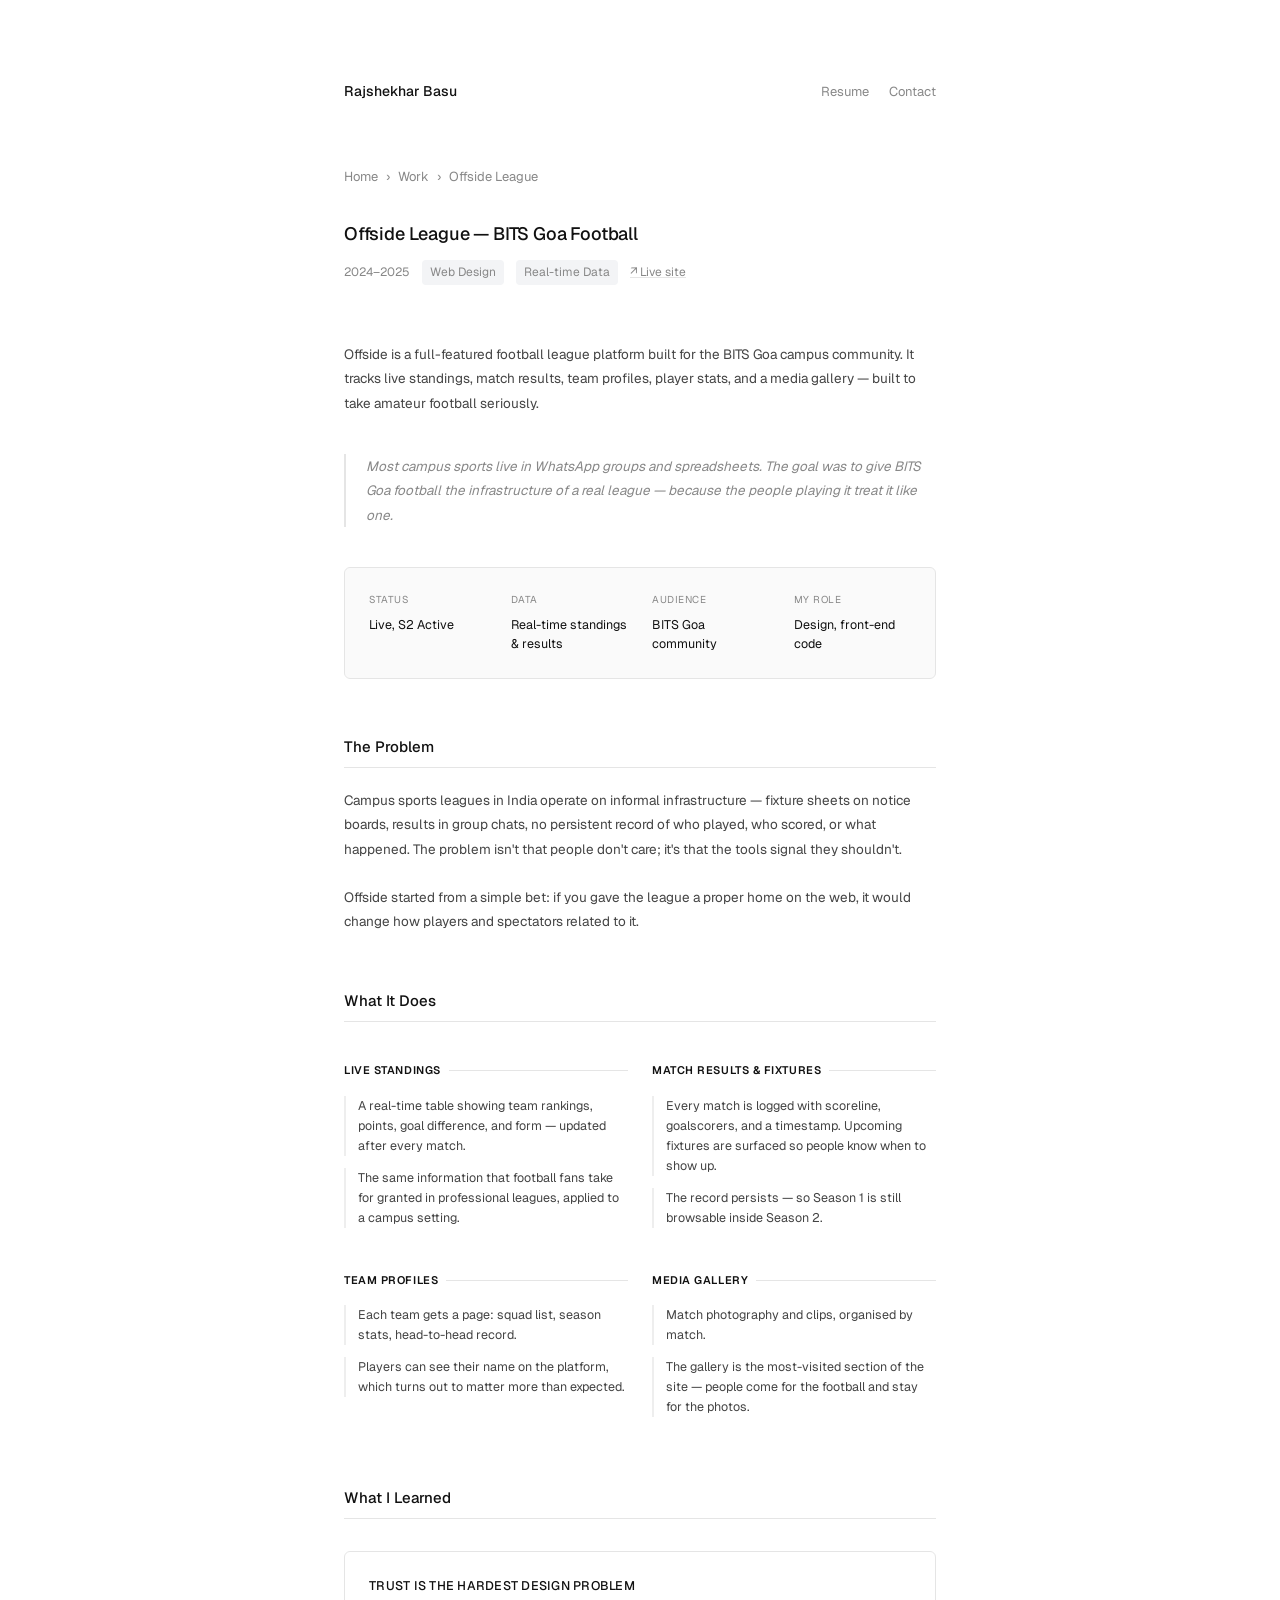
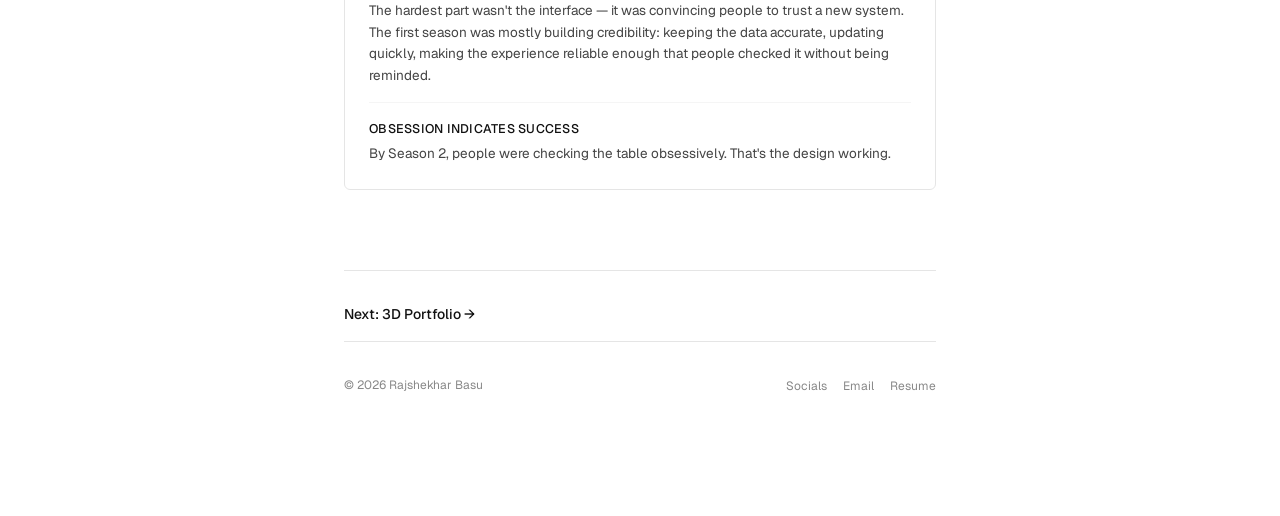
<file: work/offside.html>
<!DOCTYPE html>
<html lang="en">
<head>
<meta charset="UTF-8">
<meta name="viewport" content="width=device-width, initial-scale=1.0">
<title>Offside League — Rajshekhar Basu</title>
<link rel="preconnect" href="https://fonts.googleapis.com">
<link href="https://fonts.googleapis.com/css2?family=Geist:wght@300;400;500;600&display=swap" rel="stylesheet">
<link rel="stylesheet" href="../base.css">
<style>
  /* Base Layout */
  .container { max-width: 640px; margin: 0 auto; padding: 80px 24px 120px; }
  
  .breadcrumb { font-size: 13px; color: var(--muted); margin-bottom: 32px; display: flex; gap: 8px; align-items: center; }
  .breadcrumb a { transition: color 0.15s; }
  .breadcrumb a:hover { color: var(--text); }
  
  .article-title { font-size: 18px; font-weight: 500; color: var(--text); margin-bottom: 12px; letter-spacing: -0.01em; }
  
  .article-meta { font-size: 12px; color: var(--muted); display: flex; gap: 12px; margin-bottom: 56px; align-items: center; }
  .article-tag { background: #f3f4f6; padding: 3px 8px; border-radius: 4px; }

  /* Typography */
  .prose p { font-size: 13.5px; line-height: 1.8; color: #444; margin-bottom: 24px; }
  .prose h2 { font-size: 15px; font-weight: 500; color: var(--text); margin: 56px 0 20px 0; border-bottom: 1px solid var(--border); padding-bottom: 8px; }
  .prose h3 { font-size: 13.5px; font-weight: 600; color: var(--text); margin: 32px 0 12px 0; }
  .prose strong { color: var(--text); font-weight: 500; }

  /* Blockquotes */
  .info-quote { border-left: 2px solid var(--border); padding-left: 20px; margin: 40px 0; font-size: 13.5px; line-height: 1.8; color: var(--muted); font-style: italic; }

  /* Details Grid (For Stats) */
  .detail-grid { display: grid; grid-template-columns: repeat(2, 1fr); gap: 24px; margin: 40px 0; padding: 24px; background: #fafafa; border-radius: 6px; border: 1px solid var(--border); }
  @media (min-width: 600px) { .detail-grid { grid-template-columns: repeat(4, 1fr); } }
  .detail-label { font-size: 10px; color: var(--muted); text-transform: uppercase; letter-spacing: 0.05em; margin-bottom: 8px; }
  .detail-value { font-size: 12.5px; color: var(--text); line-height: 1.5; }

  /* 2-Column Grid for Features */
  .intervention-grid { display: grid; grid-template-columns: 1fr; gap: 32px; margin: 40px 0; }
  @media (min-width: 600px) { .intervention-grid { grid-template-columns: repeat(2, 1fr); gap: 32px 24px; } }
  .int-col-title { font-size: 11px; text-transform: uppercase; letter-spacing: 0.05em; color: var(--text); font-weight: 600; margin-bottom: 16px; display: flex; align-items: center; gap: 8px; }
  .int-col-title::after { content: ''; flex: 1; height: 1px; background: var(--border); }
  .int-col p { font-size: 12.5px; line-height: 1.6; margin-bottom: 12px; padding-left: 12px; border-left: 2px solid #eee; }

  /* Task/List boxes */
  .task-box { border: 1px solid var(--border); border-radius: 6px; padding: 24px; margin: 32px 0; background: #ffffff; }
  .task-item { font-size: 13.5px; color: #444; margin-bottom: 16px; line-height: 1.6; padding-bottom: 16px; border-bottom: 1px solid #f5f5f5; }
  .task-item:last-child { margin-bottom: 0; padding-bottom: 0; border-bottom: none; }
  .task-item strong { display: block; font-size: 12.5px; color: var(--text); margin-bottom: 4px; text-transform: uppercase; letter-spacing: 0.02em; }

  /* Footer Links */
  .next-project { margin-top: 80px; padding-top: 32px; border-top: 1px solid var(--border); display: flex; justify-content: space-between; align-items: center; }
  .contact-text { font-size: 13px; color: var(--muted); }
  .contact-text a { color: var(--text); text-decoration: underline; text-underline-offset: 2px; }

  /* Tasteful Animation Classes */
  .cg-reveal {
    opacity: 0;
    transform: translateY(12px);
    will-change: transform, opacity;
    transition: transform 0.8s cubic-bezier(0.16, 1, 0.3, 1), 
                opacity 0.8s cubic-bezier(0.16, 1, 0.3, 1);
  }
  .cg-reveal.is-visible {
    opacity: 1;
    transform: translateY(0);
  }
</style>
</head>
<body>
<div class="container">

  <nav style="justify-content: space-between;" class="cg-reveal" data-delay="0">
    <a href="../index.html" class="nav-name" style="font-weight:500; color:var(--text);">Rajshekhar Basu</a>
    <ul class="nav-links">
      <li><a href="../resume.html">Resume</a></li>
      <li><a href="mailto:rajshekharbasu.5@gmail.com">Contact</a></li>
    </ul>
  </nav>

  <div class="breadcrumb cg-reveal" data-delay="1">
    <a href="../index.html">Home</a>
    <span class="breadcrumb-sep">›</span>
    <span>Work</span>
    <span class="breadcrumb-sep">›</span>
    <span>Offside League</span>
  </div>

  <h1 class="article-title cg-reveal" data-delay="2">Offside League — BITS Goa Football</h1>
  <div class="article-meta cg-reveal" data-delay="3">
    <span>2024–2025</span>
    <span class="article-tag">Web Design</span>
    <span class="article-tag">Real-time Data</span>
    <a href="https://offside-bitsgoa.vercel.app/" target="_blank" style="font-size:12px; color:var(--muted); text-decoration:underline; text-decoration-color:var(--border);">↗ Live site</a>
  </div>

  <div class="prose">

    <p class="cg-reveal" data-delay="4">
      Offside is a full-featured football league platform built for the BITS Goa campus community. It tracks live standings, match results, team profiles, player stats, and a media gallery — built to take amateur football seriously.
    </p>

    <div class="info-quote cg-reveal" data-delay="5">
      Most campus sports live in WhatsApp groups and spreadsheets. The goal was to give BITS Goa football the infrastructure of a real league — because the people playing it treat it like one.
    </div>

    <div class="detail-grid cg-reveal">
      <div>
        <div class="detail-label">Status</div>
        <div class="detail-value">Live, S2 Active</div>
      </div>
      <div>
        <div class="detail-label">Data</div>
        <div class="detail-value">Real-time standings & results</div>
      </div>
      <div>
        <div class="detail-label">Audience</div>
        <div class="detail-value">BITS Goa community</div>
      </div>
      <div>
        <div class="detail-label">My Role</div>
        <div class="detail-value">Design, front-end code</div>
      </div>
    </div>

    <h2 class="cg-reveal">The Problem</h2>
    <p class="cg-reveal">
      Campus sports leagues in India operate on informal infrastructure — fixture sheets on notice boards, results in group chats, no persistent record of who played, who scored, or what happened. The problem isn't that people don't care; it's that the tools signal they shouldn't.
    </p>
    <p class="cg-reveal">
      Offside started from a simple bet: if you gave the league a proper home on the web, it would change how players and spectators related to it.
    </p>

    <h2 class="cg-reveal">What It Does</h2>

    <div class="intervention-grid cg-reveal">
      <div class="int-col">
        <div class="int-col-title">Live Standings</div>
        <p>A real-time table showing team rankings, points, goal difference, and form — updated after every match.</p>
        <p>The same information that football fans take for granted in professional leagues, applied to a campus setting.</p>
      </div>
      <div class="int-col">
        <div class="int-col-title">Match Results & Fixtures</div>
        <p>Every match is logged with scoreline, goalscorers, and a timestamp. Upcoming fixtures are surfaced so people know when to show up.</p>
        <p>The record persists — so Season 1 is still browsable inside Season 2.</p>
      </div>
      <div class="int-col">
        <div class="int-col-title">Team Profiles</div>
        <p>Each team gets a page: squad list, season stats, head-to-head record.</p>
        <p>Players can see their name on the platform, which turns out to matter more than expected.</p>
      </div>
      <div class="int-col">
        <div class="int-col-title">Media Gallery</div>
        <p>Match photography and clips, organised by match.</p>
        <p>The gallery is the most-visited section of the site — people come for the football and stay for the photos.</p>
      </div>
    </div>

    <h2 class="cg-reveal">What I Learned</h2>
    
    <div class="task-box cg-reveal">
      <div class="task-item">
        <strong>Trust is the hardest design problem</strong>
        The hardest part wasn't the interface — it was convincing people to trust a new system. The first season was mostly building credibility: keeping the data accurate, updating quickly, making the experience reliable enough that people checked it without being reminded.
      </div>
      <div class="task-item">
        <strong>Obsession indicates success</strong>
        By Season 2, people were checking the table obsessively. That's the design working.
      </div>
    </div>

    <div class="next-project cg-reveal">
      
      <div>
        <a href="3d-portfolio.html" style="font-weight: 500; color: var(--text);">Next: 3D Portfolio →</a>
      </div>
    </div>

  </div>

  <footer class="footer cg-reveal">
    <span class="footer-name">© 2026 Rajshekhar Basu</span>
    <ul class="footer-links">
      <li><a href="https://linktr.ee/XandarZen" target="_blank">Socials</a></li>
      <li><a href="mailto:rajshekharbasu.5@gmail.com">Email</a></li>
      <li><a href="../resume.html">Resume</a></li>
    </ul>
  </footer>

</div>

<script>
  document.addEventListener("DOMContentLoaded", () => {
    const reveals = document.querySelectorAll(".cg-reveal");
    const observer = new IntersectionObserver((entries) => {
      entries.forEach((entry) => {
        if (entry.isIntersecting) {
          const delayMultiplier = entry.target.getAttribute('data-delay') || 0;
          setTimeout(() => {
            entry.target.classList.add("is-visible");
          }, delayMultiplier * 80); 
          observer.unobserve(entry.target);
        }
      });
    }, { threshold: 0.1, rootMargin: "0px 0px -20px 0px" });
    reveals.forEach((element) => observer.observe(element));
  });
</script>
</body>
</html>
</file>
<file: base.css>
*, *::before, *::after { box-sizing: border-box; margin: 0; padding: 0; }

:root {
  --bg: #ffffff;
  --text: #111111;
  --muted: #888888;
  --border: #e5e5e5;
  --hover-bg: #f5f5f5;
}

html { scroll-behavior: smooth; }

body {
  background: var(--bg);
  color: var(--text);
  font-family: 'Geist', -apple-system, BlinkMacSystemFont, 'Segoe UI', sans-serif;
  font-size: 14px;
  line-height: 1.6;
  -webkit-font-smoothing: antialiased;
}

a { color: inherit; text-decoration: none; }

/* LAYOUT */
.container {
  max-width: 520px;
  margin: 0 auto;
  padding: 80px 24px 120px;
}

/* NAV */
nav {
  display: flex;
  align-items: center;
  justify-content: space-between;
  margin-bottom: 64px;
}

.nav-name {
  font-size: 14px;
  font-weight: 500;
  color: var(--text);
}

.nav-links {
  display: flex;
  gap: 20px;
  list-style: none;
}

.nav-links a {
  font-size: 13px;
  color: var(--muted);
  transition: color 0.15s;
}
.nav-links a:hover { color: var(--text); }

/* INTRO */
.intro {
  margin-bottom: 48px;
}

.intro h1 {
  font-size: 14px;
  font-weight: 500;
  margin-bottom: 14px;
  color: var(--text);
}

.intro p {
  font-size: 13px;
  color: var(--muted);
  line-height: 1.75;
  margin-bottom: 10px;
}

.intro p a {
  color: var(--muted);
  text-decoration: underline;
  text-decoration-color: var(--border);
  text-underline-offset: 2px;
  transition: color 0.15s;
}
.intro p a:hover { color: var(--text); }

/* SECTION HEADER */
.section-header {
  display: flex;
  align-items: baseline;
  justify-content: space-between;
  margin-bottom: 16px;
}

.section-title {
  font-size: 13px;
  font-weight: 500;
  color: var(--text);
}

.section-count {
  font-size: 12px;
  color: var(--muted);
}

.section-link {
  font-size: 12px;
  color: var(--muted);
  transition: color 0.15s;
}
.section-link:hover { color: var(--text); }

/* WORK GRID */
.work-section { margin-bottom: 48px; }

.work-grid {
  display: grid;
  grid-template-columns: repeat(3, 1fr);
  gap: 3px;
}

.work-item {
  aspect-ratio: 4/3;
  overflow: hidden;
  border-radius: 3px;
  background: #f3f4f6;
  position: relative;
  cursor: pointer;
  display: block;
}

.work-item:hover .work-overlay { opacity: 1; }

.work-visual {
  width: 100%;
  height: 100%;
  object-fit: cover;
  display: block;
  transition: transform 0.3s ease;
}

.work-item:hover .work-visual { transform: scale(1.03); }

.work-overlay {
  position: absolute;
  inset: 0;
  background: rgba(0,0,0,0.5);
  opacity: 0;
  transition: opacity 0.2s;
  display: flex;
  align-items: flex-end;
  padding: 10px;
}

.work-label {
  font-size: 10px;
  color: rgba(255,255,255,0.85);
  line-height: 1.3;
  letter-spacing: 0.01em;
}

/* Custom project visuals */
.vis-offside {
  background: linear-gradient(135deg, #0a0e14 0%, #111620 100%);
  display: flex;
  align-items: center;
  justify-content: center;
}
.vis-offside-inner {
  text-align: center;
}
.vis-offside-badge {
  width: 32px; height: 32px;
  border-radius: 50%;
  background: linear-gradient(135deg, #22c55e, #16a34a);
  display: flex;
  align-items: center;
  justify-content: center;
  font-size: 8px;
  font-weight: 700;
  color: white;
  margin: 0 auto 6px;
}
.vis-offside-name {
  font-size: 8px;
  font-weight: 700;
  color: rgba(255,255,255,0.8);
  letter-spacing: 0.1em;
}

.vis-3d {
  background: radial-gradient(ellipse at center, #180830 0%, #050208 100%);
  display: flex;
  align-items: center;
  justify-content: center;
  position: relative;
  overflow: hidden;
}
.vis-3d-ring {
  position: absolute;
  border-radius: 50%;
  border: 1px solid rgba(168,85,247,0.3);
}
.vis-3d-ring:nth-child(1) { width: 40px; height: 40px; }
.vis-3d-ring:nth-child(2) { width: 70px; height: 70px; border-color: rgba(168,85,247,0.15); }
.vis-3d-ring:nth-child(3) { width: 100px; height: 100px; border-color: rgba(168,85,247,0.07); }
.vis-3d-label {
  position: relative;
  font-size: 8px;
  color: rgba(255,255,255,0.7);
  letter-spacing: 0.08em;
  text-align: center;
  z-index: 1;
}

.vis-biocon {
  background: linear-gradient(135deg, #1a2744 0%, #0f1929 100%);
  display: flex;
  align-items: center;
  justify-content: center;
}
.vis-biocon-inner {
  text-align: center;
}
.vis-biocon-icon { font-size: 20px; margin-bottom: 4px; }
.vis-biocon-text {
  font-size: 7px;
  color: rgba(255,255,255,0.6);
  letter-spacing: 0.08em;
  text-transform: uppercase;
}

.vis-blender {
  background: linear-gradient(135deg, #1a0f2e 0%, #2d1b69 50%, #11052c 100%);
  display: flex;
  align-items: center;
  justify-content: center;
  position: relative;
  overflow: hidden;
}
.vis-blender::before {
  content: '';
  position: absolute;
  width: 60px; height: 60px;
  border-radius: 50%;
  background: radial-gradient(ellipse, rgba(99,102,241,0.4) 0%, transparent 70%);
}
.vis-blender-text {
  position: relative;
  font-size: 8px;
  color: rgba(255,255,255,0.7);
  letter-spacing: 0.1em;
  text-transform: uppercase;
  font-weight: 500;
  z-index: 1;
}

.vis-placeholder {
  background: #f9fafb;
  display: flex;
  align-items: center;
  justify-content: center;
  color: #d1d5db;
  font-size: 18px;
}

/* LIBRARY */
.library-section { margin-bottom: 48px; }

.library-list {
  border-top: 1px solid var(--border);
}

.library-item {
  display: flex;
  align-items: center;
  justify-content: space-between;
  padding: 11px 0;
  border-bottom: 1px solid var(--border);
  transition: background 0.15s;
  cursor: pointer;
}

.library-item:hover { background: var(--hover-bg); margin: 0 -8px; padding: 11px 8px; }

.library-left {
  display: flex;
  align-items: center;
  gap: 10px;
}

.library-title {
  font-size: 13px;
  font-weight: 400;
  color: var(--text);
}

.library-tag {
  font-size: 10px;
  color: var(--muted);
  background: #f3f4f6;
  padding: 1px 7px;
  border-radius: 3px;
  text-transform: capitalize;
  letter-spacing: 0.01em;
}

.library-right {
  display: flex;
  align-items: center;
  gap: 16px;
  flex-shrink: 0;
}

.library-category {
  font-size: 12px;
  color: var(--muted);
}

.library-date {
  font-size: 12px;
  color: var(--muted);
  font-variant-numeric: tabular-nums;
  min-width: 32px;
  text-align: right;
}

/* FOOTER */
.footer {
  display: flex;
  align-items: center;
  justify-content: space-between;
  padding-top: 32px;
  border-top: 1px solid var(--border);
  margin-top: 16px;
}

.footer-name {
  font-size: 12px;
  color: var(--muted);
}

.footer-links {
  display: flex;
  gap: 16px;
  list-style: none;
}

.footer-links a {
  font-size: 12px;
  color: var(--muted);
  transition: color 0.15s;
}
.footer-links a:hover { color: var(--text); }

/* MOBILE */
@media (max-width: 600px) {
  .container { padding: 48px 20px 80px; }
  nav { margin-bottom: 48px; }
  .nav-links { gap: 14px; }
  .work-grid { grid-template-columns: repeat(3, 1fr); gap: 2px; }
  .library-item:hover { background: none; margin: 0; padding: 11px 0; }
}
</file>
